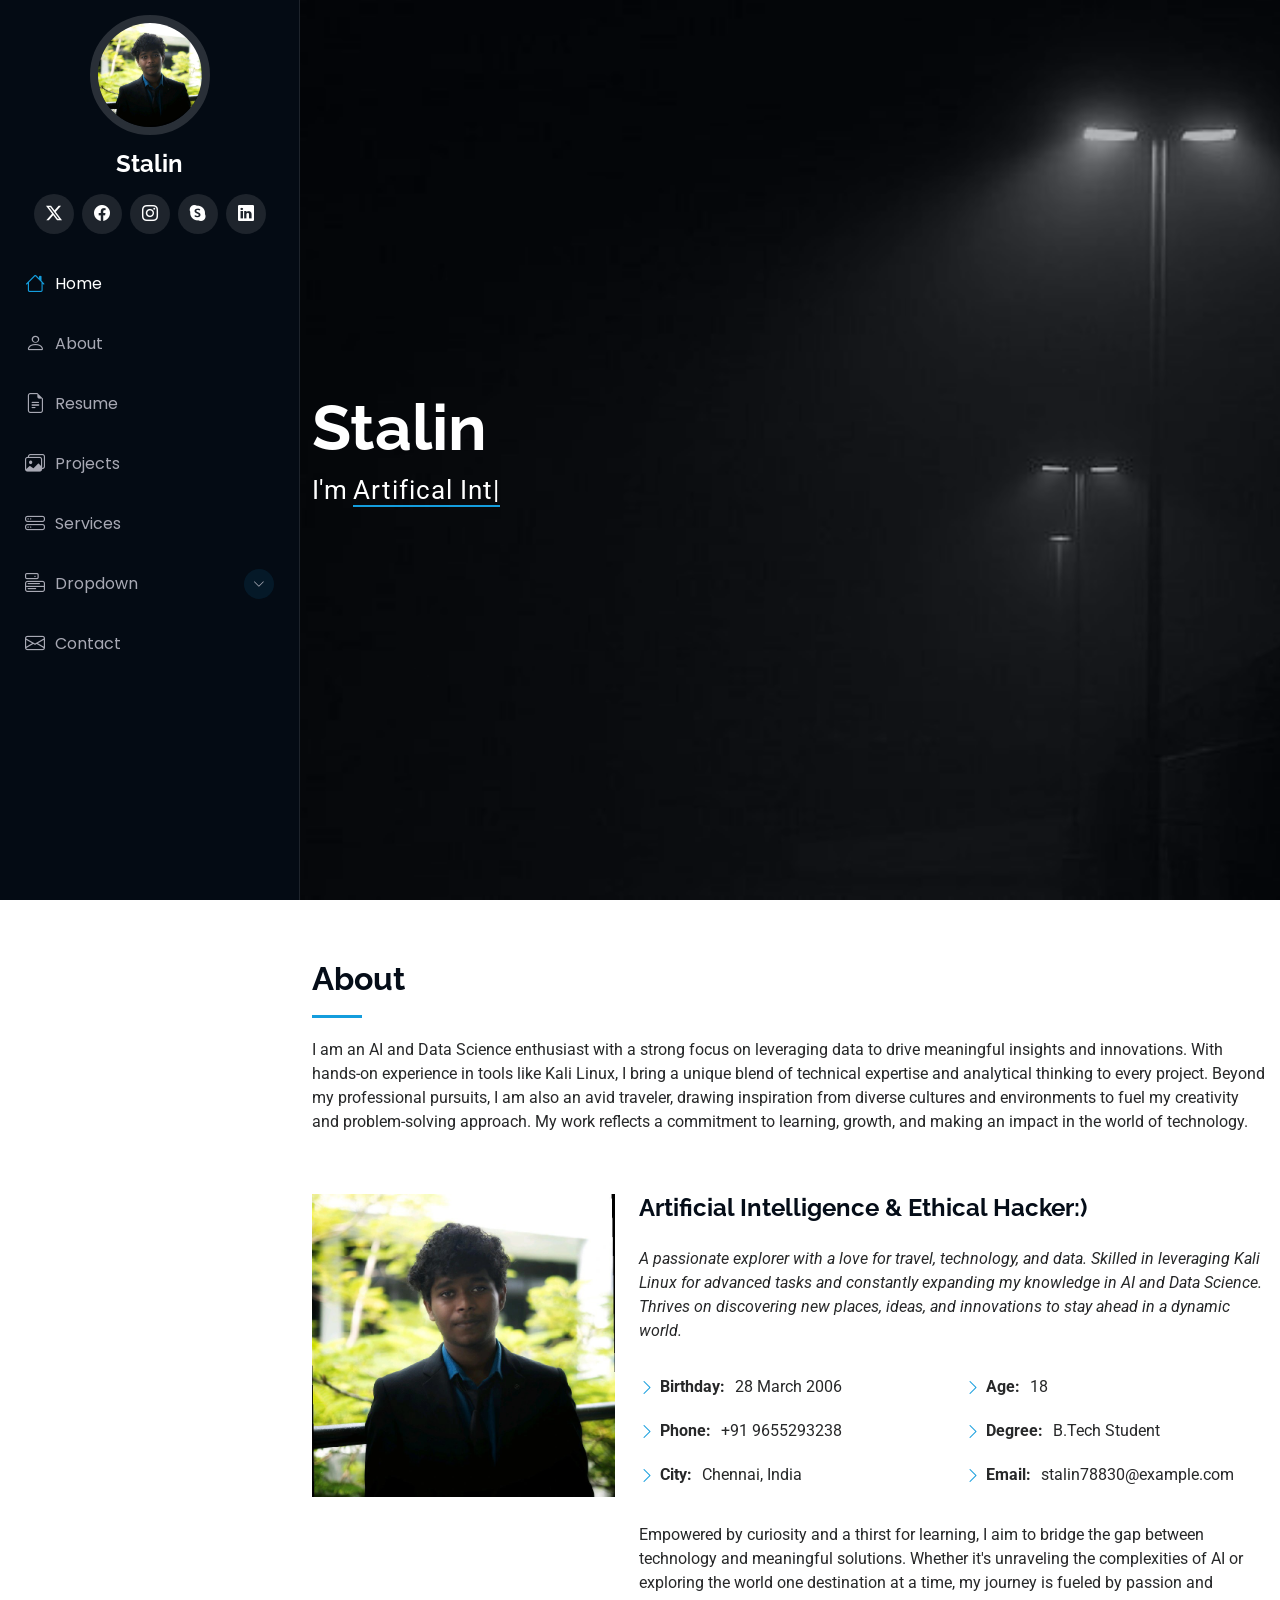
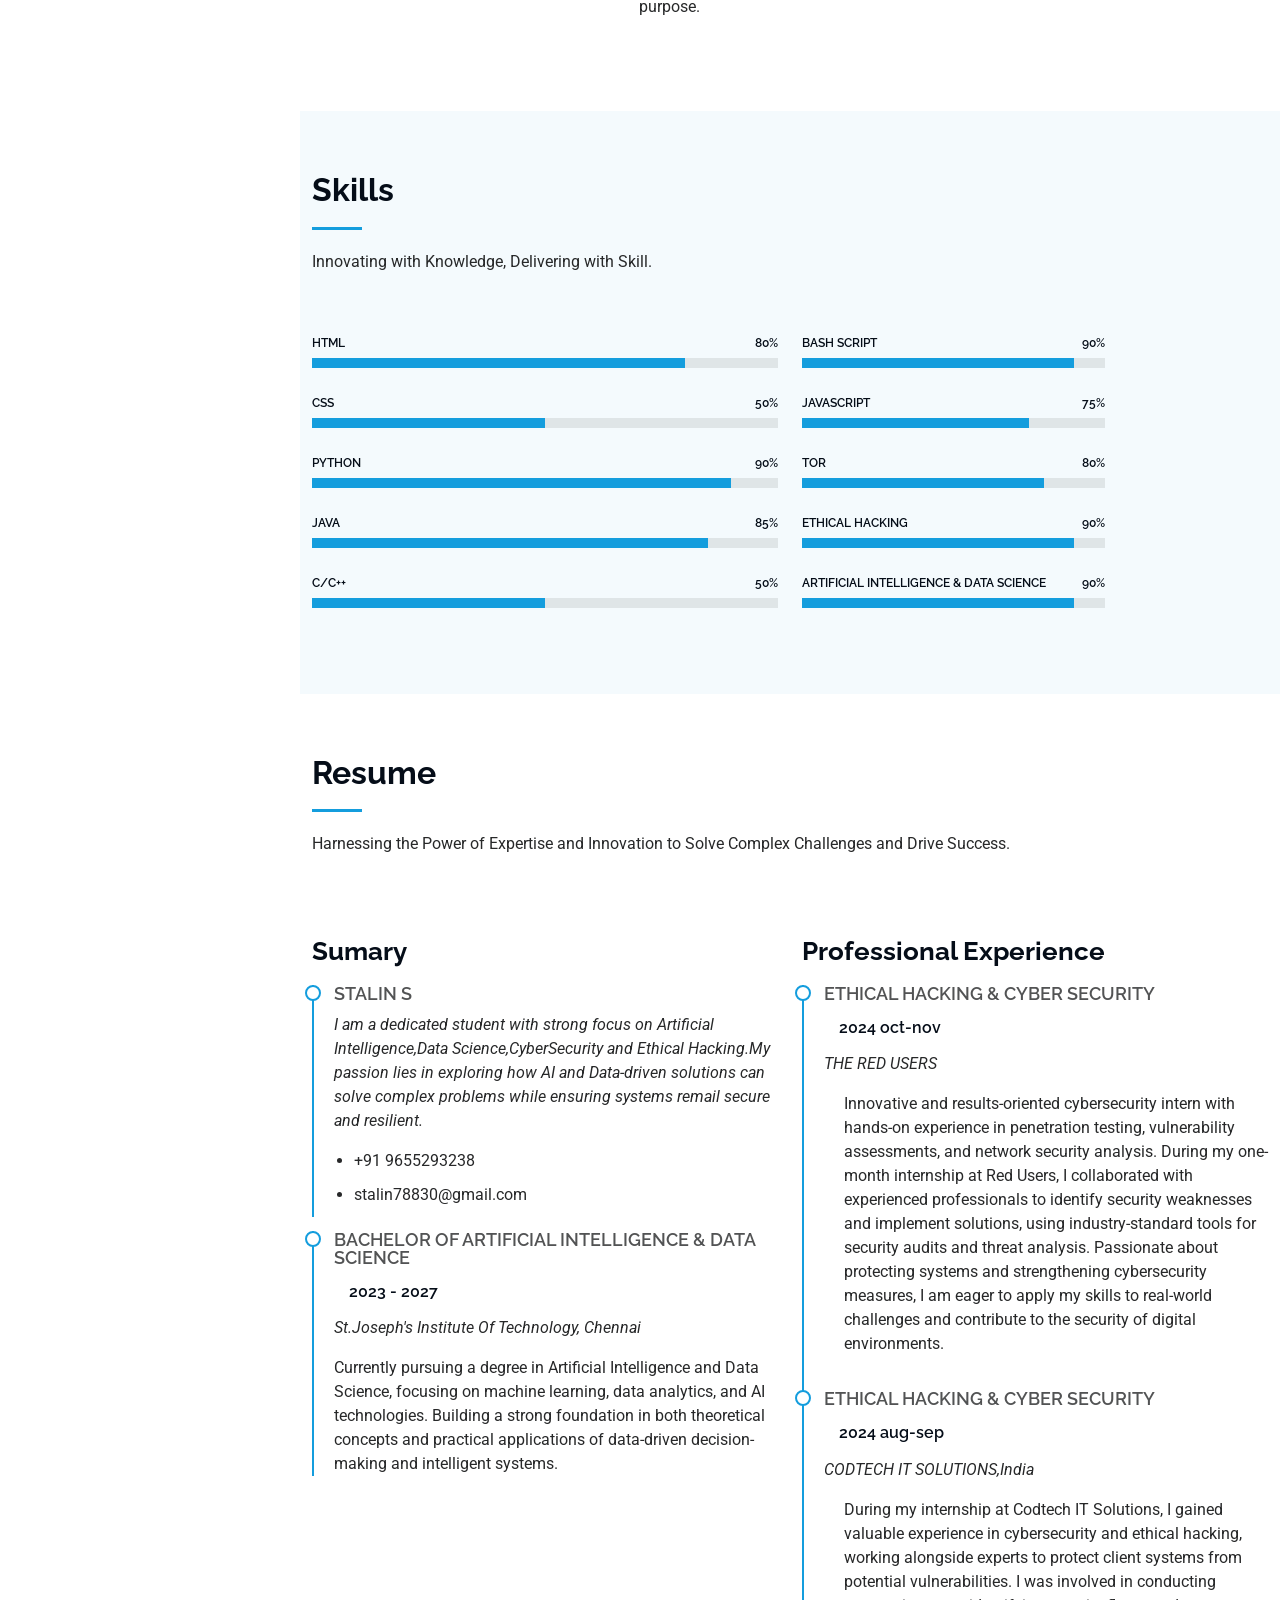
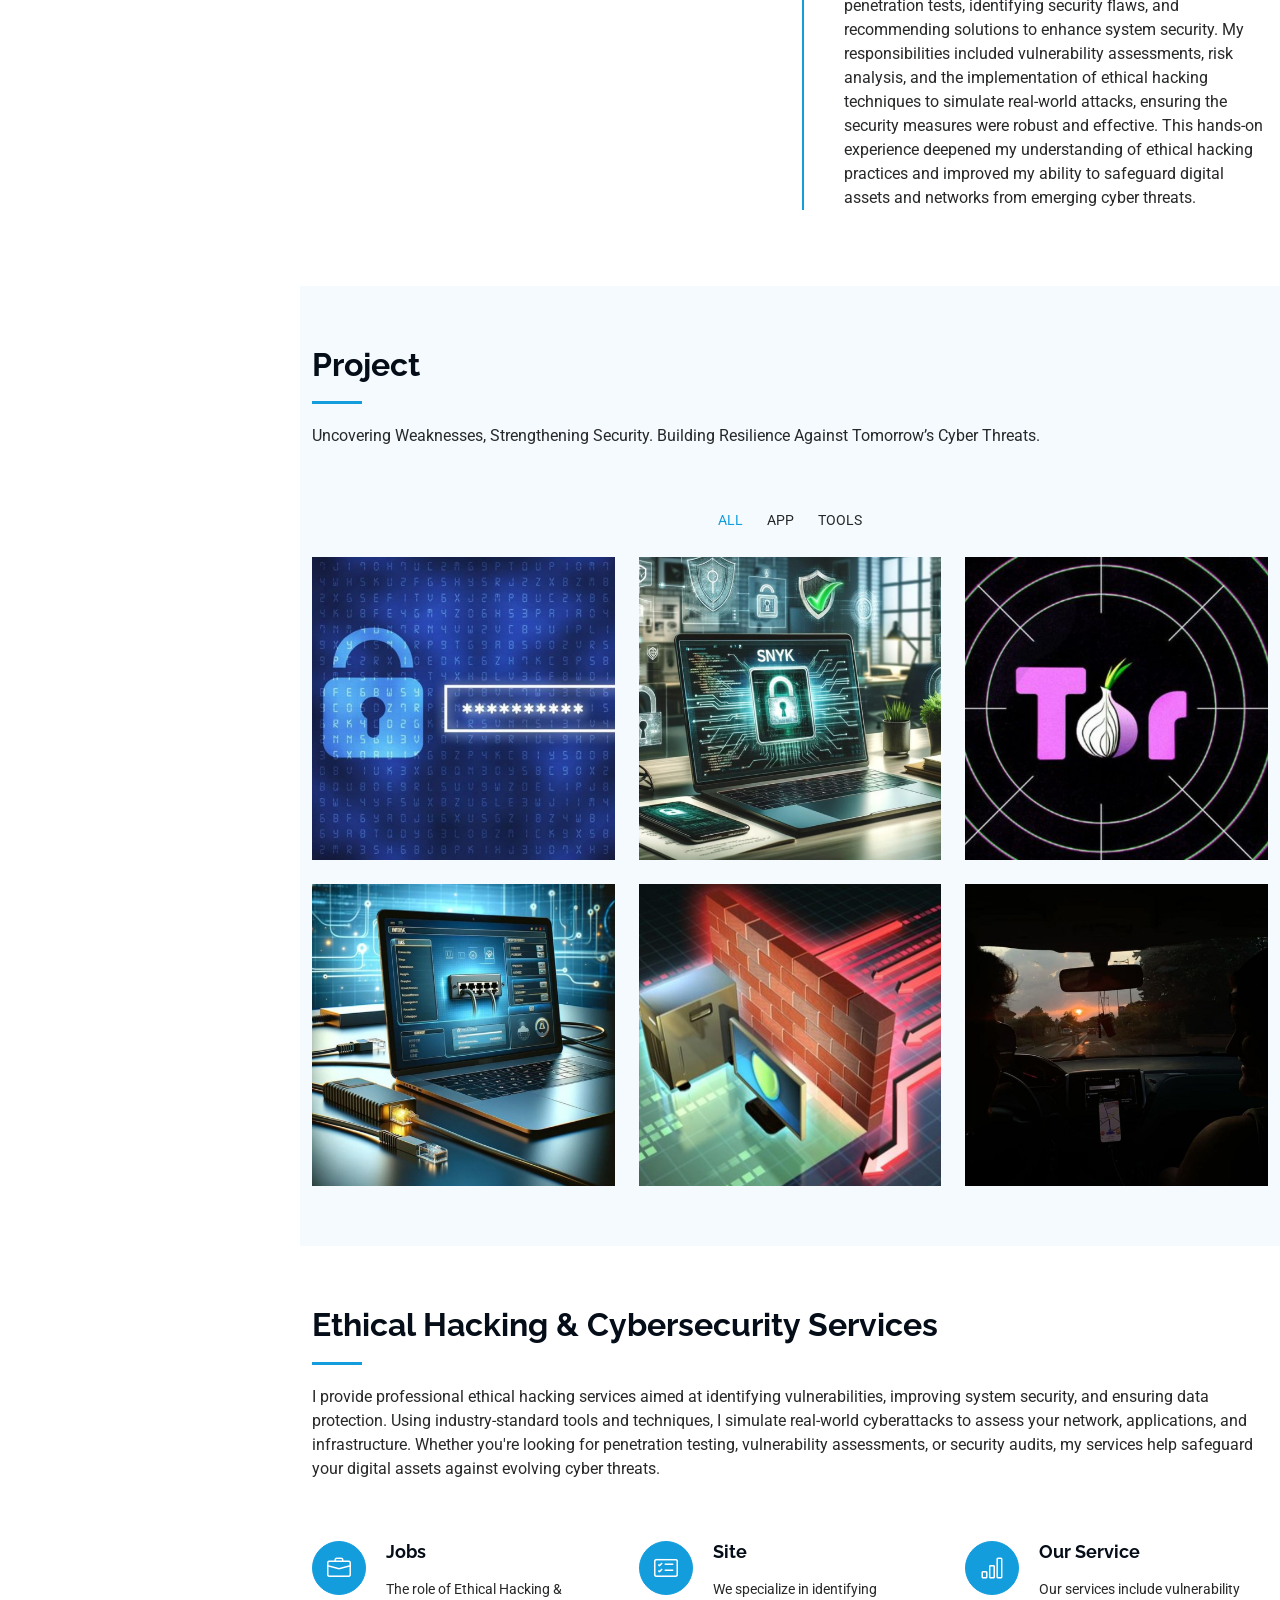
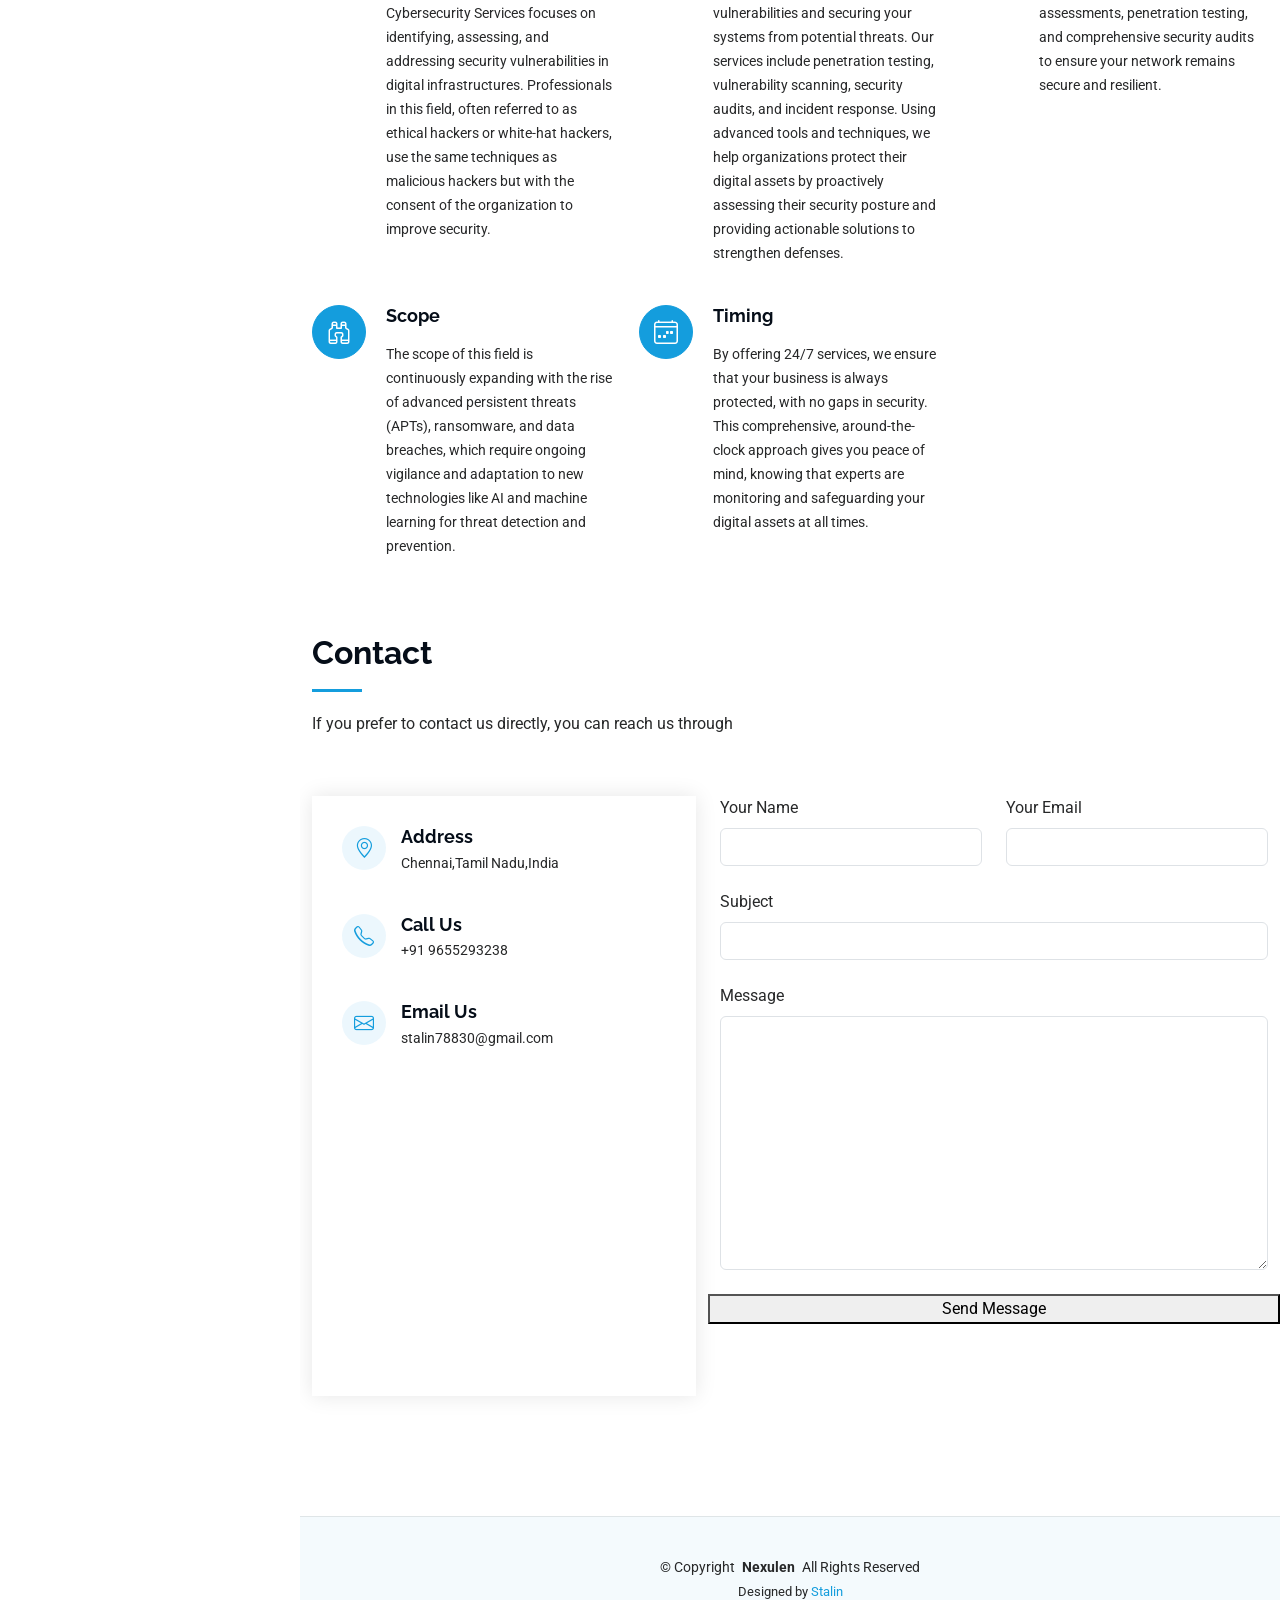
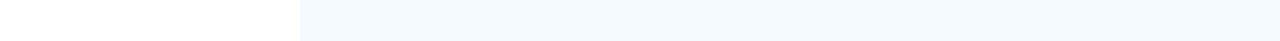
<file: index.html>
<!DOCTYPE html>
<html lang="en">

<head>
  <meta charset="utf-8">
  <meta content="width=device-width, initial-scale=1.0" name="viewport">
  <title>Stalin</title>
  <meta content="" name="description">
  <meta content="" name="keywords">

  <!-- Favicons -->
  <link href="assets/img/favicon.png" rel="icon">
  <link href="assets/img/apple-touch-icon.png" rel="apple-touch-icon">

  <!-- Fonts -->
  <link href="https://fonts.googleapis.com" rel="preconnect">
  <link href="https://fonts.gstatic.com" rel="preconnect" crossorigin>
  <link href="https://fonts.googleapis.com/css2?family=Roboto:ital,wght@0,100;0,300;0,400;0,500;0,700;0,900;1,100;1,300;1,400;1,500;1,700;1,900&family=Poppins:ital,wght@0,100;0,200;0,300;0,400;0,500;0,600;0,700;0,800;0,900;1,100;1,200;1,300;1,400;1,500;1,600;1,700;1,800;1,900&family=Raleway:ital,wght@0,100;0,200;0,300;0,400;0,500;0,600;0,700;0,800;0,900;1,100;1,200;1,300;1,400;1,500;1,600;1,700;1,800;1,900&display=swap" rel="stylesheet">

  <!-- Vendor CSS Files -->
  <link href="assets/vendor/bootstrap/css/bootstrap.min.css" rel="stylesheet">
  <link href="assets/vendor/bootstrap-icons/bootstrap-icons.css" rel="stylesheet">
  <link href="assets/vendor/aos/aos.css" rel="stylesheet">
  <link href="assets/vendor/glightbox/css/glightbox.min.css" rel="stylesheet">
  <link href="assets/vendor/swiper/swiper-bundle.min.css" rel="stylesheet">

  <!-- Main CSS File -->
  <link href="assets/css/main.css" rel="stylesheet">

  
</head>

<body class="index-page">

  <header id="header" class="header dark-background d-flex flex-column">
    <i class="header-toggle d-xl-none bi bi-list"></i>

    <div class="profile-img">
      <img src="assets/img/my-profile-img.jpeg" alt="" class="img-fluid rounded-circle">
    </div>

    <a href="index.html" class="logo d-flex align-items-center justify-content-center">
      <!-- Uncomment the line below if you also wish to use an image logo -->
      <!-- <img src="assets/img/logo.png" alt=""> -->
      <h1 class="sitename">Stalin</h1>
    </a>

    <div class="social-links text-center">
      <a href="https://x.com/S_t_a_l_i__?t=WUs-_kPygUlFU4raisBhYA&s=09" class="twitter"><i class="bi bi-twitter-x"></i></a>
      <a href="www.facebook.com" class="facebook"><i class="bi bi-facebook"></i></a>
      <a href="https://www.instagram.com/_stali.n_/profilecard/?igsh=MXBwNjhrb3FrMDhr" class="instagram"><i class="bi bi-instagram"></i></a>
      <a href="www.google.com" class="google-plus"><i class="bi bi-skype"></i></a>   
      <a href="https://www.linkedin.com/in/stalin-s-a310882a0/" class="linkedin"><i class="bi bi-linkedin"></i></a>
      
    </div>

    <nav id="navmenu" class="navmenu">
      <ul>
        <li><a href="#hero" class="active"><i class="bi bi-house navicon"></i>Home</a></li>
        <li><a href="#about"><i class="bi bi-person navicon"></i> About</a></li>
        <li><a href="#resume"><i class="bi bi-file-earmark-text navicon"></i> Resume</a></li>
        <li><a href="#projects"><i class="bi bi-images navicon"></i> Projects</a></li>
        <li><a href="#services"><i class="bi bi-hdd-stack navicon"></i> Services</a></li>
        <li class="dropdown"><a href="#"><i class="bi bi-menu-button navicon"></i> <span>Dropdown</span> <i class="bi bi-chevron-down toggle-dropdown"></i></a>
          <ul>
            <li><a href="#">Dropdown 1</a></li>
            <li class="dropdown"><a href="#"><span>Deep Dropdown</span> <i class="bi bi-chevron-down toggle-dropdown"></i></a>
              <ul>
                <li><a href="#">Deep Dropdown 1</a></li>
                <li><a href="#">Deep Dropdown 2</a></li>
                <li><a href="#">Deep Dropdown 3</a></li>
                <li><a href="#">Deep Dropdown 4</a></li>
                <li><a href="#">Deep Dropdown 5</a></li>
              </ul>
            </li>
            <li><a href="#">Dropdown 2</a></li>
            <li><a href="#">Dropdown 3</a></li>
            <li><a href="#">Dropdown 4</a></li>
          </ul>
        </li>
        <li><a href="#contact"><i class="bi bi-envelope navicon"></i> Contact</a></li>
      </ul>
    </nav>

  </header>

  <main class="main">

    <!-- Hero Section -->
    <section id="hero" class="hero section dark-background">

      <img src="assets/img/hero-bg.jpg" alt="" data-aos="fade-in" class="">

      <div class="container" data-aos="fade-up" data-aos-delay="100">
        <h2>Stalin</h2>
        <p>I'm <span class="typed" data-typed-items="Artifical Intelligence Enthusiast,Cybersecurity Enthusiast,Ethical Hacker:)">Designer</span><span class="typed-cursor typed-cursor--blink" aria-hidden="true"></span><span class="typed-cursor typed-cursor--blink" aria-hidden="true"></span></p>
      </div>

    </section><!-- /Hero Section -->

    <!-- About Section -->
    <section id="about" class="about section">

      <!-- Section Title -->
      <div class="container section-title" data-aos="fade-up">
        <h2>About</h2>
        <p>I am an AI and Data Science enthusiast with a strong focus on leveraging data to drive meaningful insights and innovations. With hands-on experience in tools like Kali Linux, I bring a unique blend of technical expertise and analytical thinking to every project. Beyond my professional pursuits, I am also an avid traveler, drawing inspiration from diverse cultures and environments to fuel my creativity and problem-solving approach. My work reflects a commitment to learning, growth, and making an impact in the world of technology.</p>
      </div><!-- End Section Title -->

      <div class="container" data-aos="fade-up" data-aos-delay="100">

        <div class="row gy-4 justify-content-center">
          <div class="col-lg-4">
            <img src="assets/img/my-profile-img.jpeg" class="img-fluid" alt="">
          </div>
          <div class="col-lg-8 content">
            <h2>Artificial Intelligence &amp; Ethical Hacker:)</h2>
            
            <p class="fst-italic py-3">
              A passionate explorer with a love for travel, technology, and data. Skilled in leveraging Kali Linux for advanced tasks and constantly expanding my knowledge in AI and Data Science. Thrives on discovering new places, ideas, and innovations to stay ahead in a dynamic world.
            </p>
            <div class="row">
              <div class="col-lg-6">
                <ul>
                  <li><i class="bi bi-chevron-right"></i> <strong>Birthday:</strong> <span>28 March 2006</span></li>
                 
                  <li><i class="bi bi-chevron-right"></i> <strong>Phone:</strong> <span>+91 9655293238</span></li>
                  <li><i class="bi bi-chevron-right"></i> <strong>City:</strong> <span>Chennai, India</span></li>
                </ul>
              </div>
              <div class="col-lg-6">
                <ul>
                  <li><i class="bi bi-chevron-right"></i> <strong>Age:</strong> <span>18</span></li>
                  <li><i class="bi bi-chevron-right"></i> <strong>Degree:</strong> <span>B.Tech Student</span></li>
                  <li><i class="bi bi-chevron-right"></i> <strong>Email:</strong> <span>stalin78830@example.com</span></li>
                  
                </ul>
              </div>
            </div>
            <p class="py-3">
              Empowered by curiosity and a thirst for learning, I aim to bridge the gap between technology and meaningful solutions. Whether it's unraveling the complexities of AI or exploring the world one destination at a time, my journey is fueled by passion and purpose.
            </p>
          </div>
        </div>

      </div>

   

        </div>

      </div>

    </section><!-- /Stats Section -->

    <!-- Skills Section -->
    <section id="skills" class="skills section light-background">

      <!-- Section Title -->
      <div class="container section-title" data-aos="fade-up">
        <h2>Skills</h2>
        <p>Innovating with Knowledge, Delivering with Skill.</p>
      </div><!-- End Section Title -->

      <div class="container" data-aos="fade-up" data-aos-delay="100">

        <div class="row skills-content skills-animation">

          <div class="col-lg-6">

            <div class="progress">
              <span class="skill"><span>HTML</span> <i class="val">80%</i></span>
              <div class="progress-bar-wrap">
                <div class="progress-bar" role="progressbar" aria-valuenow="80" aria-valuemin="0" aria-valuemax="80"></div>
              </div>
            </div><!-- End Skills Item -->
            <div class="progress">
              <span class="skill"><span>CSS</span> <i class="val">50%</i></span>
              <div class="progress-bar-wrap">
                <div class="progress-bar" role="progressbar" aria-valuenow="50" aria-valuemin="0" aria-valuemax="50"></div>
              </div>
            </div><!-- End Skills Item -->
            <div class="progress">
              <span class="skill"><span>PYTHON</span> <i class="val">90%</i></span>
              <div class="progress-bar-wrap">
                <div class="progress-bar" role="progressbar" aria-valuenow="90" aria-valuemin="0" aria-valuemax="90"></div>
              </div>
            </div><!-- End Skills Item -->
            <div class="progress">
              <span class="skill"><span>JAVA</span> <i class="val">85%</i></span>
              <div class="progress-bar-wrap">
                <div class="progress-bar" role="progressbar" aria-valuenow="85" aria-valuemin="0" aria-valuemax="85"></div>
              </div>
            </div><!-- End Skills Item -->
            <div class="progress">
              <span class="skill"><span>C/C++</span> <i class="val">50%</i></span>
              <div class="progress-bar-wrap">
                <div class="progress-bar" role="progressbar" aria-valuenow="50" aria-valuemin="0" aria-valuemax="50"></div>
              </div>
            </div><!-- End Skills Item -->
          </div>

          <div class="col-lg-4">

            <div class="progress">
              <span class="skill"><span>BASH SCRIPT</span> <i class="val">90%</i></span>
              <div class="progress-bar-wrap">
                <div class="progress-bar" role="progressbar" aria-valuenow="90" aria-valuemin="0" aria-valuemax="90"></div>
              </div>
            </div><!-- End Skills Item -->

            <div class="progress">
              <span class="skill"><span>JavaScript</span> <i class="val">75%</i></span>
              <div class="progress-bar-wrap">
                <div class="progress-bar" role="progressbar" aria-valuenow="75" aria-valuemin="0" aria-valuemax="100"></div>
              </div>
            </div><!-- End Skills Item -->

          

            <div class="progress">
              <span class="skill"><span>TOR</span> <i class="val">80%</i></span>
              <div class="progress-bar-wrap">
                <div class="progress-bar" role="progressbar" aria-valuenow="80" aria-valuemin="0" aria-valuemax="100"></div>
              </div>
            </div><!-- End Skills Item -->

            <div class="progress">
              <span class="skill"><span>ETHICAL HACKING</span> <i class="val">90%</i></span>
              <div class="progress-bar-wrap">
                <div class="progress-bar" role="progressbar" aria-valuenow="90" aria-valuemin="0" aria-valuemax="100"></div>
              </div>
            </div><!-- End Skills Item -->

            <div class="progress">
              <span class="skill"><span>Artificial Intelligence & Data Science</span> <i class="val">90%</i></span>
              <div class="progress-bar-wrap">
                <div class="progress-bar" role="progressbar" aria-valuenow="90" aria-valuemin="0" aria-valuemax="90"></div>
              </div>
            </div><!-- End Skills Item -->

          </div>

        </div>

      </div>

    </section><!-- /Skills Section -->

    <!-- Resume Section -->
    <section id="resume" class="resume section">

      <!-- Section Title -->
      <div class="container section-title" data-aos="fade-up">
        <h2>Resume</h2>
        <p>Harnessing the Power of Expertise and Innovation to Solve Complex Challenges and Drive Success.</p>
      </div><!-- End Section Title -->

      <div class="container">

        <div class="row">

          <div class="col-lg-6" data-aos="fade-up" data-aos-delay="100">
            <h3 class="resume-title">Sumary</h3>

            <div class="resume-item pb-0">
              <h4>Stalin S</h4>
              <p><em>I am a dedicated student with strong focus on Artificial Intelligence,Data Science,CyberSecurity and Ethical Hacking.My passion lies in exploring how AI and Data-driven solutions can solve complex problems while ensuring systems remail secure and resilient.</em></p>
              <ul>
                <li>+91 9655293238</li>
                <li>stalin78830@gmail.com</li>
               
              </ul>
            </div><!-- Edn Resume Item -->


            <div class="resume-item">
              <h4>Bachelor of Artificial Intelligence &amp; Data Science</Datal></h4>
              <h5>2023 - 2027</h5>
              <p><em>St.Joseph's Institute Of Technology, Chennai</em></p>
              <p>Currently pursuing a degree in Artificial Intelligence and Data Science, focusing on machine learning, data analytics, and AI technologies. Building a strong foundation in both theoretical concepts and practical applications of data-driven decision-making and intelligent systems.</p>
            </div><!-- Edn Resume Item -->

          </div>

          <div class="col-lg-6" data-aos="fade-up" data-aos-delay="200">
            <h3 class="resume-title">Professional Experience</h3>
            <div class="resume-item">
              <h4>ETHICAL HACKING & CYBER SECURITY</h4>
              <h5>2024 oct-nov</h5>
              <p><em>THE RED USERS</em></p>
              <ul>
                <p>Innovative and results-oriented cybersecurity intern with hands-on experience in penetration testing, vulnerability assessments, and network security analysis. During my one-month internship at Red Users, I collaborated with experienced professionals to identify security weaknesses and implement solutions, using industry-standard tools for security audits and threat analysis. Passionate about protecting systems and strengthening cybersecurity measures, I am eager to apply my skills to real-world challenges and contribute to the security of digital environments.</p>
                
            </div><!-- Edn Resume Item -->

            <div class="resume-item">
              <h4>ETHICAL HACKING & CYBER SECURITY</h4>
              <h5>2024 aug-sep</h5>
              <p><em>CODTECH IT SOLUTIONS,India</em></p>
              <ul>
                <p>During my internship at Codtech IT Solutions, I gained valuable experience in cybersecurity and ethical hacking, working alongside experts to protect client systems from potential vulnerabilities. I was involved in conducting penetration tests, identifying security flaws, and recommending solutions to enhance system security. My responsibilities included vulnerability assessments, risk analysis, and the implementation of ethical hacking techniques to simulate real-world attacks, ensuring the security measures were robust and effective. This hands-on experience deepened my understanding of ethical hacking practices and improved my ability to safeguard digital assets and networks from emerging cyber threats.</p>
               
            </div><!-- Edn Resume Item -->

          </div>

        </div>

      </div>

    </section><!-- /Resume Section -->

    <!-- Portfolio Section -->
    <section id="projects" class="portfolio section light-background">

      <!-- Section Title -->
      <div class="container section-title" data-aos="fade-up">
        <h2>Project</h2>
        <p>Uncovering Weaknesses, Strengthening Security.
          Building Resilience Against Tomorrow’s Cyber Threats.</p>
      </div><!-- End Section Title -->

      <div class="container">

        <div class="isotope-layout" data-default-filter="*" data-layout="masonry" data-sort="original-order">

          <ul class="portfolio-filters isotope-filters" data-aos="fade-up" data-aos-delay="100">
            <li data-filter="*" class="filter-active">All</li>
            <li data-filter=".filter-app">App</li>
          <!--  <li data-filter=".filter-product">Product</li>  -->
            <!-- <li data-filter=".filter-branding">Branding</li> -->
            <li data-filter=".filter-tools">Tools</li>
          </ul><!-- End Portfolio Filters -->

          <div class="row gy-4 isotope-container" data-aos="fade-up" data-aos-delay="200">

            <div class="col-lg-4 col-md-6 portfolio-item isotope-item filter-app">
              <div class="portfolio-content h-100">
                <img src="assets/img/portfolio/333.jpg" class="img-fluid" alt="">
                <div class="portfolio-info">
                  <h4>App 1</h4>
                  <p>Password strength checker</p>
                  <a href="assets/img/portfolio/333.jpg" title="App 1" data-gallery="portfolio-gallery-app" class="glightbox preview-link"><i class="bi bi-zoom-in"></i></a>
                  <a href="portfolio-details.html" title="More Details" class="details-link"><i class="bi bi-link-45deg"></i></a>
                </div>
              </div>
            </div><!-- End Portfolio Item -->

            <div class="col-lg-4 col-md-6 portfolio-item isotope-item filter-tools">
              <div class="portfolio-content h-100">
                <img src="assets/img/portfolio/tool1.jpg" class="img-fluid" alt="">
                <div class="portfolio-info">
                  <h4>tools 1</h4>
                  <p>VULNERABILITY SCANNING TOOL</p>
                  <a href="assets/img/portfolio/tool1.jpg" title="Product 1" data-gallery="portfolio-gallery-product" class="glightbox preview-link"><i class="bi bi-zoom-in"></i></a>
                  <a href="portfolio-details.html" title="More Details" class="details-link"><i class="bi bi-link-45deg"></i></a>
                </div>
              </div>
            </div> 

           <div class="col-lg-4 col-md-6 portfolio-item isotope-item filter-tools">
              <div class="portfolio-content h-100">
                <img src="assets/img/portfolio/tool2.jpg" class="img-fluid" alt="">
                <div class="portfolio-info">
                  <h4>Tools 1</h4>
                  <p>Nex Tor IP Changer v1.0</p>
                  <a href="assets/img/portfolio/tool2.jpg" title="Branding 1" data-gallery="portfolio-gallery-branding" class="glightbox preview-link"><i class="bi bi-zoom-in"></i></a>
                  <a href="portfolio-details.html" title="More Details" class="details-link"><i class="bi bi-link-45deg"></i></a>
                </div>
              </div>
            </div> 

            <div class="col-lg-4 col-md-6 portfolio-item isotope-item filter-tools">
              <div class="portfolio-content h-100">
                <img src="assets/img/portfolio/tool3.jpg" class="img-fluid" alt="">
                <div class="portfolio-info">
                  <h4>Tools 1</h4>
                  <p>MAC Address Changer</p>
                  <a href="assets/img/portfolio/tool3.jpg" title="Branding 1" data-gallery="portfolio-gallery-book" class="glightbox preview-link"><i class="bi bi-zoom-in"></i></a>
                  <a href="portfolio-details.html" title="More Details" class="details-link"><i class="bi bi-link-45deg"></i></a>
                </div>
              </div>
            </div> 

            <div class="col-lg-4 col-md-6 portfolio-item isotope-item filter-app">
              <div class="portfolio-content h-100">
                <img src="assets/img/portfolio/222.png" class="img-fluid" alt="">
                <div class="portfolio-info">
                  <h4>App 2</h4>
                  <p>Simple Python Firewall Using Scapy</p>
                  <a href="assets/img/portfolio/222.png" title="App 2" data-gallery="portfolio-gallery-app" class="glightbox preview-link"><i class="bi bi-zoom-in"></i></a>
                  <a href="portfolio-details.html" title="More Details" class="details-link"><i class="bi bi-link-45deg"></i></a>
                </div>
              </div>
            </div><!-- End Portfolio Item -->

        <!--    <div class="col-lg-4 col-md-6 portfolio-item isotope-item filter-product">
              <div class="portfolio-content h-100">
                <img src="assets/img/portfolio/product-2.jpg" class="img-fluid" alt="">
                <div class="portfolio-info">
                  <h4>Product 2</h4>
                  <p>Lorem ipsum, dolor sit amet consectetur</p>
                  <a href="assets/img/portfolio/product-2.jpg" title="Product 2" data-gallery="portfolio-gallery-product" class="glightbox preview-link"><i class="bi bi-zoom-in"></i></a>
                  <a href="portfolio-details.html" title="More Details" class="details-link"><i class="bi bi-link-45deg"></i></a>
                </div>
              </div>
            </div> End Portfolio Item -->

        <!---    <div class="col-lg-4 col-md-6 portfolio-item isotope-item filter-branding">
              <div class="portfolio-content h-100">
                <img src="assets/img/portfolio/branding-2.jpg" class="img-fluid" alt="">
                <div class="portfolio-info">
                  <h4>Branding 2</h4>
                  <p>Lorem ipsum, dolor sit amet consectetur</p>
                  <a href="assets/img/portfolio/branding-2.jpg" title="Branding 2" data-gallery="portfolio-gallery-branding" class="glightbox preview-link"><i class="bi bi-zoom-in"></i></a>
                  <a href="portfolio-details.html" title="More Details" class="details-link"><i class="bi bi-link-45deg"></i></a>
                </div>
              </div>
            </div> End Portfolio Item -->

      <!---      <div class="col-lg-4 col-md-6 portfolio-item isotope-item filter-books">
              <div class="portfolio-content h-100">
                <img src="assets/img/portfolio/books-2.jpg" class="img-fluid" alt="">
                <div class="portfolio-info">
                  <h4>Books 2</h4>
                  <p>Lorem ipsum, dolor sit amet consectetur</p>
                  <a href="assets/img/portfolio/books-2.jpg" title="Branding 2" data-gallery="portfolio-gallery-book" class="glightbox preview-link"><i class="bi bi-zoom-in"></i></a>
                  <a href="portfolio-details.html" title="More Details" class="details-link"><i class="bi bi-link-45deg"></i></a>
                </div>
              </div>
            </div> End Portfolio Item -->

            <div class="col-lg-4 col-md-6 portfolio-item isotope-item filter-app">
              <div class="portfolio-content h-100">
                <img src="assets/img/portfolio/111.jpg" class="img-fluid" alt="">
                <div class="portfolio-info">
                  <h4>App 3</h4>
                  <p>Driver's Sleep Alarm System</p>
                  <a href="assets/img/portfolio/111.jpg" title="App 3" data-gallery="portfolio-gallery-app" class="glightbox preview-link"><i class="bi bi-zoom-in"></i></a>
                  <a href="portfolio-details.html" title="More Details" class="details-link"><i class="bi bi-link-45deg"></i></a>
                </div>
              </div>
            </div><!-- End Portfolio Item -->

     <!---       <div class="col-lg-4 col-md-6 portfolio-item isotope-item filter-">
              <div class="portfolio-content h-100">
                <img src="assets/img/portfolio/product-3.jpg" class="img-fluid" alt="">
                <div class="portfolio-info">
                  <h4>Product 3</h4>
                  <p>Lorem ipsum, dolor sit amet consectetur</p>
                  <a href="assets/img/portfolio/product-3.jpg" title="Product 3" data-gallery="portfolio-gallery-product" class="glightbox preview-link"><i class="bi bi-zoom-in"></i></a>
                  <a href="portfolio-details.html" title="More Details" class="details-link"><i class="bi bi-link-45deg"></i></a>
                </div>
              </div>
            </div> End Portfolio Item -->

      <!----      <div class="col-lg-4 col-md-6 portfolio-item isotope-item filter-branding">
              <div class="portfolio-content h-100">
                <img src="assets/img/portfolio/branding-3.jpg" class="img-fluid" alt="">
                <div class="portfolio-info">
                  <h4>Branding 3</h4>
                  <p>Lorem ipsum, dolor sit amet consectetur</p>
                  <a href="assets/img/portfolio/branding-3.jpg" title="Branding 2" data-gallery="portfolio-gallery-branding" class="glightbox preview-link"><i class="bi bi-zoom-in"></i></a>
                  <a href="portfolio-details.html" title="More Details" class="details-link"><i class="bi bi-link-45deg"></i></a>
                </div>
              </div>
            </div> End Portfolio Item -->

      <!--      <div class="col-lg-4 col-md-6 portfolio-item isotope-item filter-books">
              <div class="portfolio-content h-100">
                <img src="assets/img/portfolio/books-3.jpg" class="img-fluid" alt="">
                <div class="portfolio-info">
                  <h4>Books 3</h4>
                  <p>Lorem ipsum, dolor sit amet consectetur</p>
                  <a href="assets/img/portfolio/books-3.jpg" title="Branding 3" data-gallery="portfolio-gallery-book" class="glightbox preview-link"><i class="bi bi-zoom-in"></i></a>
                  <a href="portfolio-details.html" title="More Details" class="details-link"><i class="bi bi-link-45deg"></i></a>
                </div>
              </div>
            </div> End Portfolio Item -->

          </div><!-- End Portfolio Container -->

        </div>

      </div>

    </section><!-- /Portfolio Section -->

    <!-- Services Section -->
    <section id="services" class="services section">

      <!-- Section Title -->
      <div class="container section-title" data-aos="fade-up">
        <h2>Ethical Hacking & Cybersecurity Services</h2>
        <p>I provide professional ethical hacking services aimed at identifying vulnerabilities, improving system security, and ensuring data protection. Using industry-standard tools and techniques, I simulate real-world cyberattacks to assess your network, applications, and infrastructure. Whether you're looking for penetration testing, vulnerability assessments, or security audits, my services help safeguard your digital assets against evolving cyber threats.</p>
      </div><!-- End Section Title -->

      <div class="container">

        <div class="row gy-4">

          <div class="col-lg-4 col-md-6 service-item d-flex" data-aos="fade-up" data-aos-delay="100">
            <div class="icon flex-shrink-0"><i class="bi bi-briefcase"></i></div>
            <div>
              <h4 class="title"><a href="service-details.html" class="stretched-link">Jobs</a></h4>
              <p class="description">The role of Ethical Hacking & Cybersecurity Services focuses on identifying, assessing, and addressing security vulnerabilities in digital infrastructures. Professionals in this field, often referred to as ethical hackers or white-hat hackers, use the same techniques as malicious hackers but with the consent of the organization to improve security.</p>
            </div>
          </div>
          <!-- End Service Item -->

          <div class="col-lg-4 col-md-6 service-item d-flex" data-aos="fade-up" data-aos-delay="200">
            <div class="icon flex-shrink-0"><i class="bi bi-card-checklist"></i></div>
            <div>
              <h4 class="title"><a href="service-details.html" class="stretched-link">Site</a></h4>
              <p class="description">We specialize in identifying vulnerabilities and securing your systems from potential threats. Our services include penetration testing, vulnerability scanning, security audits, and incident response. Using advanced tools and techniques, we help organizations protect their digital assets by proactively assessing their security posture and providing actionable solutions to strengthen defenses.</p>
            </div>
          </div><!-- End Service Item -->

          <div class="col-lg-4 col-md-6 service-item d-flex" data-aos="fade-up" data-aos-delay="300">
            <div class="icon flex-shrink-0"><i class="bi bi-bar-chart"></i></div>
            <div>
              <h4 class="title"><a href="service-details.html" class="stretched-link">Our Service</a></h4>
              <p class="description">Our services include vulnerability assessments, penetration testing, and comprehensive security audits to ensure your network remains secure and resilient.</p>
            </div>
          </div><!-- End Service Item -->

          <div class="col-lg-4 col-md-6 service-item d-flex" data-aos="fade-up" data-aos-delay="400">
            <div class="icon flex-shrink-0"><i class="bi bi-binoculars"></i></div>
            <div>
              <h4 class="title"><a href="service-details.html" class="stretched-link"> Scope</a></h4>
              <p class="description">The scope of this field is continuously expanding with the rise of advanced persistent threats (APTs), ransomware, and data breaches, which require ongoing vigilance and adaptation to new technologies like AI and machine learning for threat detection and prevention.
              </p>
            </div>
          </div><!-- End Service Item -->

          

          <div class="col-lg-4 col-md-6 service-item d-flex" data-aos="fade-up" data-aos-delay="600">
            <div class="icon flex-shrink-0"><i class="bi bi-calendar4-week"></i></div>
            <div>
              <h4 class="title"><a href="service-details.html" class="stretched-link">Timing</a></h4>
              <p class="description">By offering 24/7 services, we ensure that your business is always protected, with no gaps in security. This comprehensive, around-the-clock approach gives you peace of mind, knowing that experts are monitoring and safeguarding your digital assets at all times.</p>
            </div>
          </div><!-- End Service Item -->

        </div>

      </div>

    

    
    <!-- Contact Section -->
    <section id="contact" class="contact section">

      <!-- Section Title -->
      <div class="container section-title" data-aos="fade-up">
        <h2>Contact</h2>
        <p>If you prefer to contact us directly, you can reach us through</p>
      </div><!-- End Section Title -->

      <div class="container" data-aos="fade-up" data-aos-delay="100">

        <div class="row gy-4">

          <div class="col-lg-5">

            <div class="info-wrap">
              <div class="info-item d-flex" data-aos="fade-up" data-aos-delay="200">
                <i class="bi bi-geo-alt flex-shrink-0"></i>
                <div>
                  <h3>Address</h3>
                  <p>Chennai,Tamil Nadu,India
                  </p>
                </div>
              </div><!-- End Info Item -->

              <div class="info-item d-flex" data-aos="fade-up" data-aos-delay="300">
                <i class="bi bi-telephone flex-shrink-0"></i>
                <div>
                  <h3>Call Us</h3>
                  <p>+91 9655293238</p>
                </div>
              </div><!-- End Info Item -->

              <div class="info-item d-flex" data-aos="fade-up" data-aos-delay="400">
                <i class="bi bi-envelope flex-shrink-0"></i>
                <div>
                  <h3>Email Us</h3>
                  <p>stalin78830@gmail.com</p>
                </div>
              </div><!-- End Info Item -->

              <iframe src="https://maps.app.goo.gl/rwiF2VDin7Tg1eNZ6" frameborder="0" style="border:0; width: 100%; height: 270px;" allowfullscreen="" loading="lazy" referrerpolicy="no-referrer-when-downgrade"></iframe>
            </div>
          </div>

          <div class="col-lg-7">
           <form action="https://api.web3forms.com/submit" method="POST"data-aos="fade-up" data-aos-delay="500">
              <div class="row gy-4">
                <input type="hidden" name="access_key" value="e63367f9-8001-46ea-8ef3-688c17cabbaf">

                <div class="col-md-6">
                  <label for="name-field" class="pb-2">Your Name</label>
                  <input type="text" name="name" id="name-field" class="form-control" required="">
                </div>

                <div class="col-md-6">
                  <label for="email-field" class="pb-2">Your Email</label>
                  <input type="email" class="form-control" name="email" id="email-field" required="">
                </div>

                <div class="col-md-12">
                  <label for="subject-field" class="pb-2">Subject</label>
                  <input type="text" class="form-control" name="subject" id="subject-field" required="">
                </div>

                <div class="col-md-12">
                  <label for="message-field" class="pb-2">Message</label>
                  <textarea class="form-control" name="message" rows="10" id="message-field" required=""></textarea>
                </div>

               

                  <button type="submit">Send Message</button>
                </div>

              </div>
            </form>
          </div><!-- End Contact Form -->

        </div>

      </div>

    </section><!-- /Contact Section -->

  </main>

  <footer id="footer" class="footer position-relative light-background">

    <div class="container">
      <div class="copyright text-center ">
        <p>© <span>Copyright</span> <strong class="px-1 sitename">Nexulen</strong> <span>All Rights Reserved</span></p>
      </div>
      <div class="credits">
        
        Designed by <a href="https://github.com/Stalin-143">Stalin</a>
      </div>
    </div>

  </footer>

  <!-- Scroll Top -->
  <a href="#" id="scroll-top" class="scroll-top d-flex align-items-center justify-content-center"><i class="bi bi-arrow-up-short"></i></a>

  <!-- Preloader -->
  <div id="preloader"></div>

  <!-- Vendor JS Files -->
  <script src="assets/vendor/bootstrap/js/bootstrap.bundle.min.js"></script>
  <script src="assets/vendor/php-email-form/validate.js"></script>
  <script src="assets/vendor/aos/aos.js"></script>
  <script src="assets/vendor/typed.js/typed.umd.js"></script>
  <script src="assets/vendor/purecounter/purecounter_vanilla.js"></script>
  <script src="assets/vendor/waypoints/noframework.waypoints.js"></script>
  <script src="assets/vendor/glightbox/js/glightbox.min.js"></script>
  <script src="assets/vendor/imagesloaded/imagesloaded.pkgd.min.js"></script>
  <script src="assets/vendor/isotope-layout/isotope.pkgd.min.js"></script>
  <script src="assets/vendor/swiper/swiper-bundle.min.js"></script>

  <!-- Main JS File -->
  <script src="assets/js/main.js"></script>

</body>

</html>
</file>
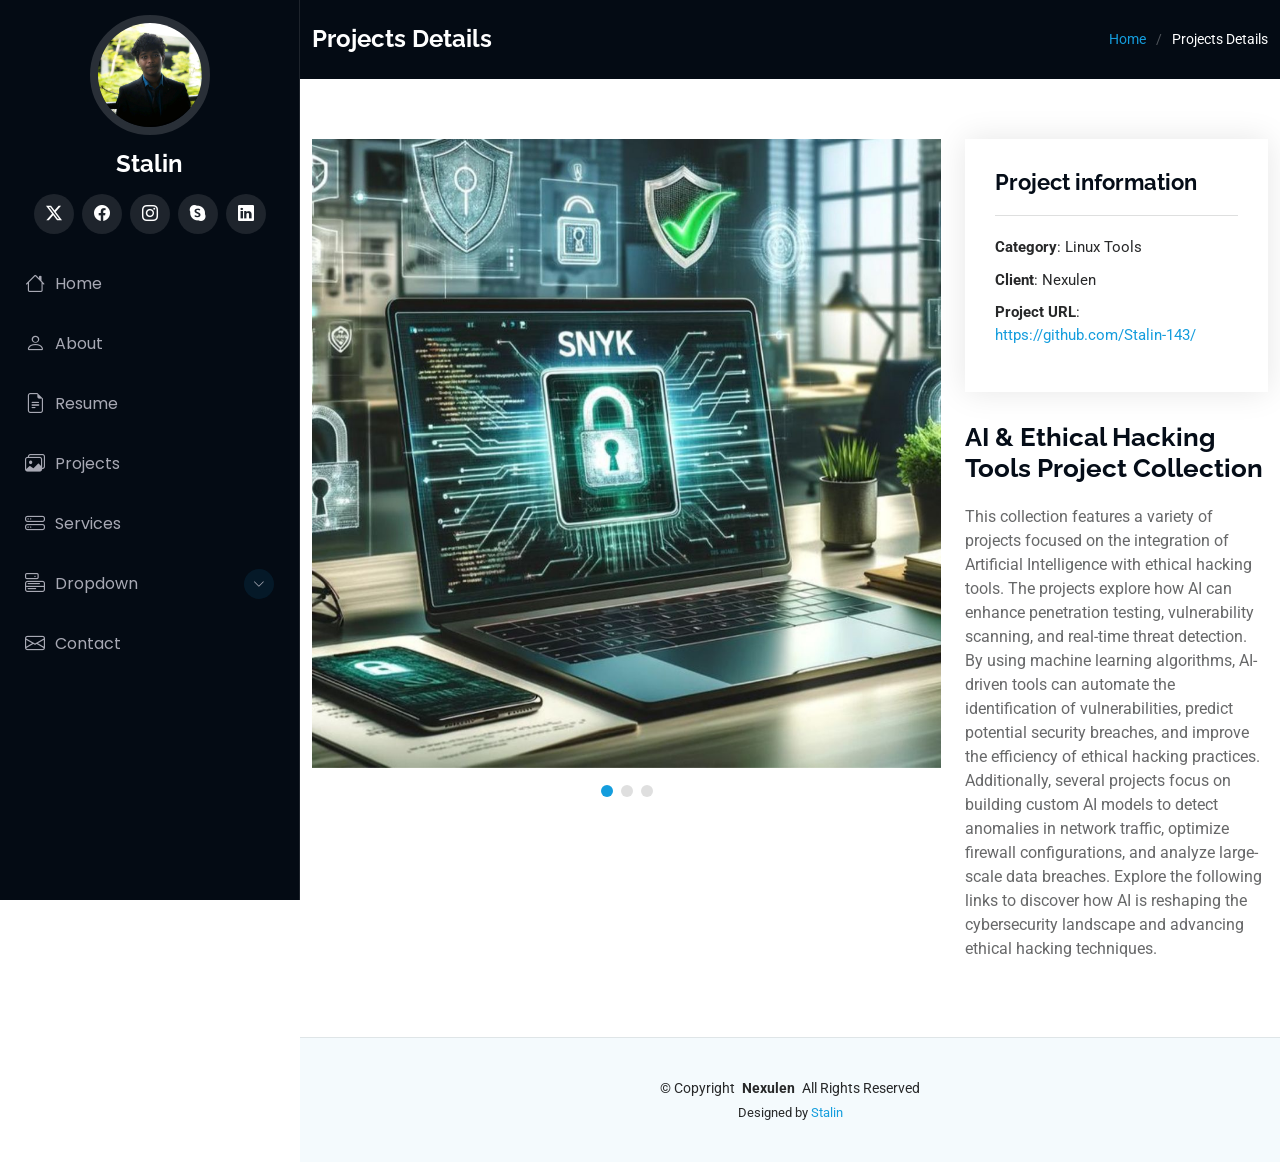
<file: portfolio-details.html>
<!DOCTYPE html>
<html lang="en">

<head>
  <meta charset="utf-8">
  <meta content="width=device-width, initial-scale=1.0" name="viewport">
  <title>Project Details </title>
  <meta content="" name="description">
  <meta content="" name="keywords">

  <!-- Favicons -->
  <link href="assets/img/favicon.png" rel="icon">
  <link href="assets/img/apple-touch-icon.png" rel="apple-touch-icon">

  <!-- Fonts -->
  <link href="https://fonts.googleapis.com" rel="preconnect">
  <link href="https://fonts.gstatic.com" rel="preconnect" crossorigin>
  <link href="https://fonts.googleapis.com/css2?family=Roboto:ital,wght@0,100;0,300;0,400;0,500;0,700;0,900;1,100;1,300;1,400;1,500;1,700;1,900&family=Poppins:ital,wght@0,100;0,200;0,300;0,400;0,500;0,600;0,700;0,800;0,900;1,100;1,200;1,300;1,400;1,500;1,600;1,700;1,800;1,900&family=Raleway:ital,wght@0,100;0,200;0,300;0,400;0,500;0,600;0,700;0,800;0,900;1,100;1,200;1,300;1,400;1,500;1,600;1,700;1,800;1,900&display=swap" rel="stylesheet">

  <!-- Vendor CSS Files -->
  <link href="assets/vendor/bootstrap/css/bootstrap.min.css" rel="stylesheet">
  <link href="assets/vendor/bootstrap-icons/bootstrap-icons.css" rel="stylesheet">
  <link href="assets/vendor/aos/aos.css" rel="stylesheet">
  <link href="assets/vendor/glightbox/css/glightbox.min.css" rel="stylesheet">
  <link href="assets/vendor/swiper/swiper-bundle.min.css" rel="stylesheet">

  <!-- Main CSS File -->
  <link href="assets/css/main.css" rel="stylesheet">

 
</head>

<body class="portfolio-details-page">

  <header id="header" class="header dark-background d-flex flex-column">
    <i class="header-toggle d-xl-none bi bi-list"></i>

    <div class="profile-img">
      <img src="assets/img/my-profile-img.jpeg" alt="" class="img-fluid rounded-circle">
    </div>

    <a href="index.html" class="logo d-flex align-items-center justify-content-center">
      
      <h1 class="sitename">Stalin</h1>
    </a>

    <div class="social-links text-center">
      <a href="https://x.com/S_t_a_l_i__?t=WUs-_kPygUlFU4raisBhYA&s=09" class="twitter"><i class="bi bi-twitter-x"></i></a>
      <a href="www.facebook.com" class="facebook"><i class="bi bi-facebook"></i></a>
      <a href="https://www.instagram.com/_stali.n_/?igsh=MXBwNjhrb3FrMDhr" class="instagram"><i class="bi bi-instagram"></i></a>
      <a href="www.google.com" class="google-plus"><i class="bi bi-skype"></i></a>
      <a href="https://www.linkedin.com/in/stalin-s-a310882a0/" class="linkedin"><i class="bi bi-linkedin"></i></a>
    </div>

    <nav id="navmenu" class="navmenu">
      <ul>
        <li><a href="#hero"><i class="bi bi-house navicon"></i>Home</a></li>
        <li><a href="#about"><i class="bi bi-person navicon"></i> About</a></li>
        <li><a href="#resume"><i class="bi bi-file-earmark-text navicon"></i> Resume</a></li>
        <li><a href="#projects"><i class="bi bi-images navicon"></i> Projects</a></li>
        <li><a href="#services"><i class="bi bi-hdd-stack navicon"></i> Services</a></li>
        <li class="dropdown"><a href="#"><i class="bi bi-menu-button navicon"></i> <span>Dropdown</span> <i class="bi bi-chevron-down toggle-dropdown"></i></a>
          <ul>
            <li><a href="#">Dropdown 1</a></li>
            <li class="dropdown"><a href="#"><span>Deep Dropdown</span> <i class="bi bi-chevron-down toggle-dropdown"></i></a>
              <ul>
                <li><a href="#">Deep Dropdown 1</a></li>
                <li><a href="#">Deep Dropdown 2</a></li>
                <li><a href="#">Deep Dropdown 3</a></li>
                <li><a href="#">Deep Dropdown 4</a></li>
                <li><a href="#">Deep Dropdown 5</a></li>
              </ul>
            </li>
            <li><a href="#">Dropdown 2</a></li>
            <li><a href="#">Dropdown 3</a></li>
            <li><a href="#">Dropdown 4</a></li>
          </ul>
        </li>
        <li><a href="#contact"><i class="bi bi-envelope navicon"></i> Contact</a></li>
      </ul>
    </nav>

  </header>

  <main class="main">

    <!-- Page Title -->
    <div class="page-title dark-background">
      <div class="container d-lg-flex justify-content-between align-items-center">
        <h1 class="mb-2 mb-lg-0">Projects Details</h1>
        <nav class="breadcrumbs">
          <ol>
            <li><a href="index.html">Home</a></li>
            <li class="current">Projects Details</li>
          </ol>
        </nav>
      </div>
    </div><!-- End Page Title -->

    <!-- Portfolio Details Section -->
    <section id="portfolio-details" class="portfolio-details section">

      <div class="container" data-aos="fade-up" data-aos-delay="100">

        <div class="row gy-4">

          <div class="col-lg-8">
            <div class="portfolio-details-slider swiper init-swiper">

              <script type="application/json" class="swiper-config">
                {
                  "loop": true,
                  "speed": 600,
                  "autoplay": {
                    "delay": 5000
                  },
                  "slidesPerView": "auto",
                  "pagination": {
                    "el": ".swiper-pagination",
                    "type": "bullets",
                    "clickable": true
                  }
                }
              </script>

              <div class="swiper-wrapper align-items-center">

                <div class="swiper-slide">
                  <img src="assets/img/portfolio/tool1.jpg" alt="">
                </div>

                <div class="swiper-slide">
                  <img src="assets/img/portfolio/tool2.jpg" alt="">
                </div>

                <div class="swiper-slide">
                  <img src="assets/img/portfolio/tool3.jpg" alt="">
                </div>



              </div>
              <div class="swiper-pagination"></div>
            </div>
          </div>

          <div class="col-lg-4">
            <div class="portfolio-info" data-aos="fade-up" data-aos-delay="200">
              <h3>Project information</h3>
              <ul>
                <li><strong>Category</strong>: Linux Tools</li>
                <li><strong>Client</strong>: Nexulen </li>
               <!---- <li><strong>Project date</strong>: 01 March, 2020</li> -->
                <li><strong>Project URL</strong>: <a href="#">https://github.com/Stalin-143/</a></li>
              </ul>
            </div>
            <div class="portfolio-description" data-aos="fade-up" data-aos-delay="300">
              <h2>AI & Ethical Hacking Tools Project Collection</h2>
              <p>
                This collection features a variety of projects focused on the integration of Artificial Intelligence with ethical hacking tools. The projects explore how AI can enhance penetration testing, vulnerability scanning, and real-time threat detection. By using machine learning algorithms, AI-driven tools can automate the identification of vulnerabilities, predict potential security breaches, and improve the efficiency of ethical hacking practices. Additionally, several projects focus on building custom AI models to detect anomalies in network traffic, optimize firewall configurations, and analyze large-scale data breaches. Explore the following links to discover how AI is reshaping the cybersecurity landscape and advancing ethical hacking techniques.
                </p>
            </div>
          </div>

        </div>

      </div>

    </section>

  </main>

  <footer id="footer" class="footer position-relative light-background">

    <div class="container">
      <div class="copyright text-center ">
        <p>© <span>Copyright</span> <strong class="px-1 sitename">Nexulen</strong> <span>All Rights Reserved</span></p>
      </div>
      <div class="credits">
        
        Designed by <a href="https://github.com/Stalin-143/">Stalin</a>
      </div>
    </div>

  </footer>

  <!-- Scroll Top -->
  <a href="#" id="scroll-top" class="scroll-top d-flex align-items-center justify-content-center"><i class="bi bi-arrow-up-short"></i></a>

  <!-- Preloader -->
  <div id="preloader"></div>

  <!-- Vendor JS Files -->
  <script src="assets/vendor/bootstrap/js/bootstrap.bundle.min.js"></script>
  <script src="assets/vendor/php-email-form/validate.js"></script>
  <script src="assets/vendor/aos/aos.js"></script>
  <script src="assets/vendor/typed.js/typed.umd.js"></script>
  <script src="assets/vendor/purecounter/purecounter_vanilla.js"></script>
  <script src="assets/vendor/waypoints/noframework.waypoints.js"></script>
  <script src="assets/vendor/glightbox/js/glightbox.min.js"></script>
  <script src="assets/vendor/imagesloaded/imagesloaded.pkgd.min.js"></script>
  <script src="assets/vendor/isotope-layout/isotope.pkgd.min.js"></script>
  <script src="assets/vendor/swiper/swiper-bundle.min.js"></script>

  <!-- Main JS File -->
  <script src="assets/js/main.js"></script>

</body>

</html>
</file>
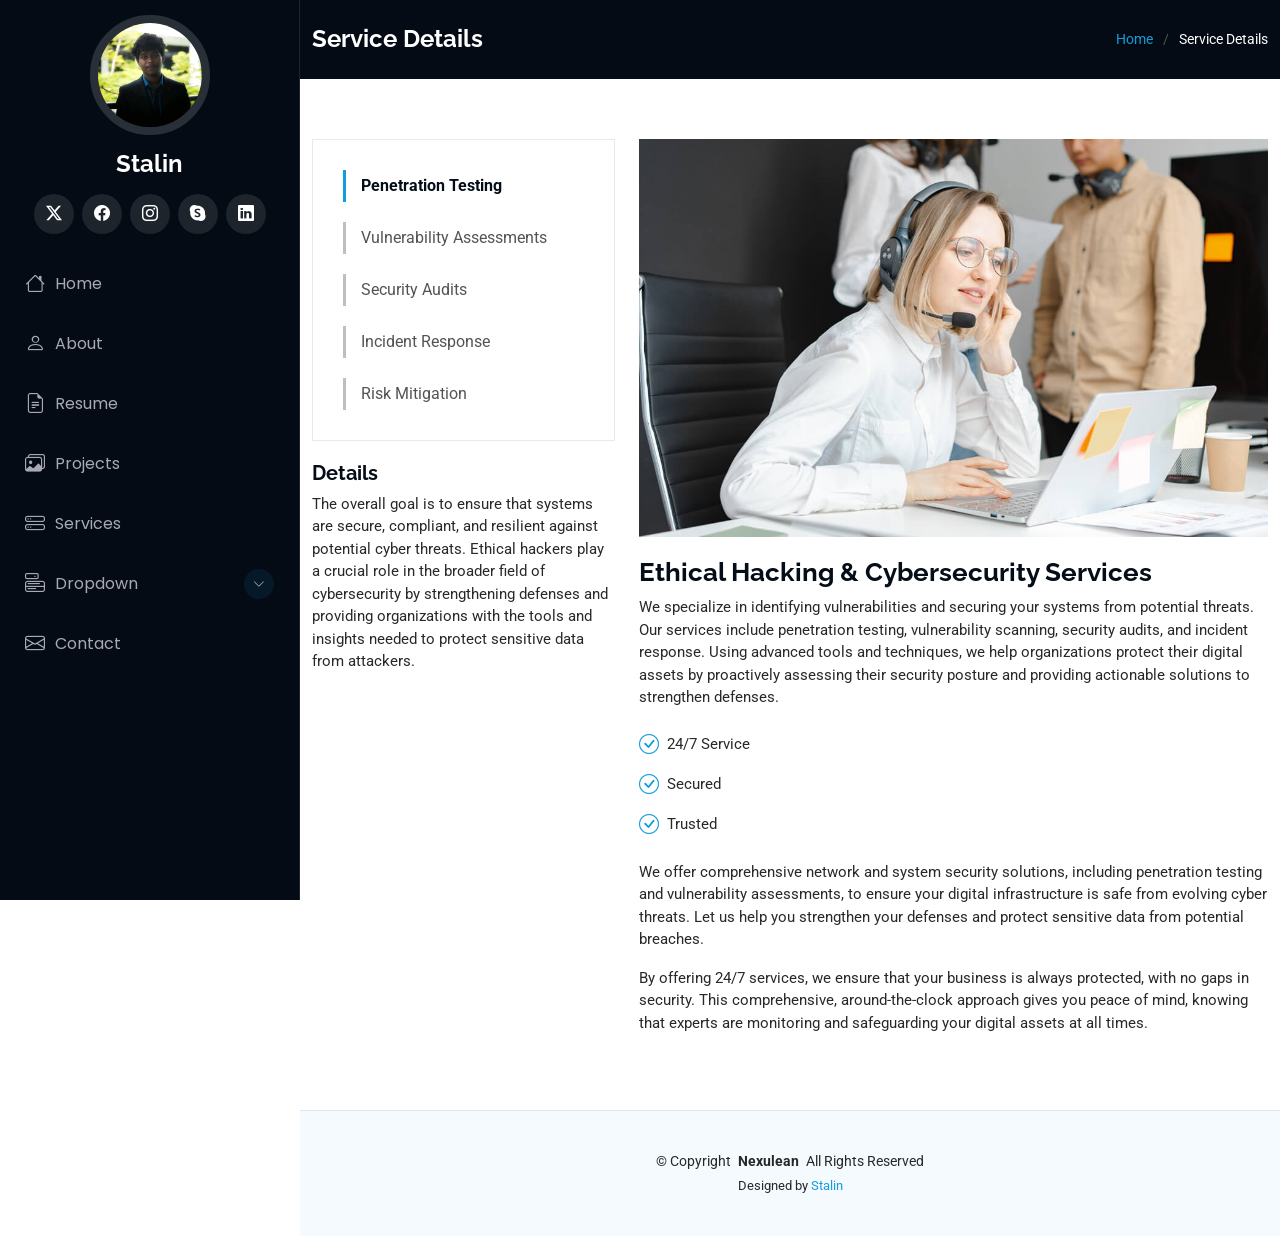
<file: service-details.html>
<!DOCTYPE html>
<html lang="en">

<head>
  <meta charset="utf-8">
  <meta content="width=device-width, initial-scale=1.0" name="viewport">
  <title>Service Details</title>
  <meta content="" name="description">
  <meta content="" name="keywords">

  <!-- Favicons -->
  <link href="assets/img/favicon.png" rel="icon">
  <link href="assets/img/apple-touch-icon.png" rel="apple-touch-icon">

  <!-- Fonts -->
  <link href="https://fonts.googleapis.com" rel="preconnect">
  <link href="https://fonts.gstatic.com" rel="preconnect" crossorigin>
  <link href="https://fonts.googleapis.com/css2?family=Roboto:ital,wght@0,100;0,300;0,400;0,500;0,700;0,900;1,100;1,300;1,400;1,500;1,700;1,900&family=Poppins:ital,wght@0,100;0,200;0,300;0,400;0,500;0,600;0,700;0,800;0,900;1,100;1,200;1,300;1,400;1,500;1,600;1,700;1,800;1,900&family=Raleway:ital,wght@0,100;0,200;0,300;0,400;0,500;0,600;0,700;0,800;0,900;1,100;1,200;1,300;1,400;1,500;1,600;1,700;1,800;1,900&display=swap" rel="stylesheet">

  <!-- Vendor CSS Files -->
  <link href="assets/vendor/bootstrap/css/bootstrap.min.css" rel="stylesheet">
  <link href="assets/vendor/bootstrap-icons/bootstrap-icons.css" rel="stylesheet">
  <link href="assets/vendor/aos/aos.css" rel="stylesheet">
  <link href="assets/vendor/glightbox/css/glightbox.min.css" rel="stylesheet">
  <link href="assets/vendor/swiper/swiper-bundle.min.css" rel="stylesheet">

  <!-- Main CSS File -->
  <link href="assets/css/main.css" rel="stylesheet">

 
</head>

<body class="service-details-page">

  <header id="header" class="header dark-background d-flex flex-column">
    <i class="header-toggle d-xl-none bi bi-list"></i>

    <div class="profile-img">
      <img src="assets/img/my-profile-img.jpeg" alt="" class="img-fluid rounded-circle">
    </div>

    <a href="index.html" class="logo d-flex align-items-center justify-content-center">
      <!-- Uncomment the line below if you also wish to use an image logo -->
      <!-- <img src="assets/img/logo.png" alt=""> -->
      <h1 class="sitename">Stalin</h1>
    </a>

    <div class="social-links text-center">
      <a href="https://x.com/S_t_a_l_i__?t=WUs-_kPygUlFU4raisBhYA&s=09" class="twitter"><i class="bi bi-twitter-x"></i></a>
      <a href="www.facebook.com" class="facebook"><i class="bi bi-facebook"></i></a>
      <a href="https://www.instagram.com/_stali.n_/?igsh=MXBwNjhrb3FrMDhr" class="instagram"><i class="bi bi-instagram"></i></a>
      <a href="www.google.com" class="google-plus"><i class="bi bi-skype"></i></a>
      <a href="https://www.linkedin.com/in/stalin-s-a310882a0/" class="linkedin"><i class="bi bi-linkedin"></i></a>
    </div>

    <nav id="navmenu" class="navmenu">
      <ul>
        <li><a href="#hero"><i class="bi bi-house navicon"></i>Home</a></li>
        <li><a href="#about"><i class="bi bi-person navicon"></i> About</a></li>
        <li><a href="#resume"><i class="bi bi-file-earmark-text navicon"></i> Resume</a></li>
        <li><a href="#Projects"><i class="bi bi-images navicon"></i> Projects</a></li>
        <li><a href="#services"><i class="bi bi-hdd-stack navicon"></i> Services</a></li>
        <li class="dropdown"><a href="#"><i class="bi bi-menu-button navicon"></i> <span>Dropdown</span> <i class="bi bi-chevron-down toggle-dropdown"></i></a>
          <ul>
            <li><a href="#">Dropdown 1</a></li>
            <li class="dropdown"><a href="#"><span>Deep Dropdown</span> <i class="bi bi-chevron-down toggle-dropdown"></i></a>
              <ul>
                <li><a href="#">Deep Dropdown 1</a></li>
                <li><a href="#">Deep Dropdown 2</a></li>
                <li><a href="#">Deep Dropdown 3</a></li>
                <li><a href="#">Deep Dropdown 4</a></li>
                <li><a href="#">Deep Dropdown 5</a></li>
              </ul>
            </li>
            <li><a href="#">Dropdown 2</a></li>
            <li><a href="#">Dropdown 3</a></li>
            <li><a href="#">Dropdown 4</a></li>
          </ul>
        </li>
        <li><a href="#contact"><i class="bi bi-envelope navicon"></i> Contact</a></li>
      </ul>
    </nav>

  </header>

  <main class="main">

    <!-- Page Title -->
    <div class="page-title dark-background">
      <div class="container d-lg-flex justify-content-between align-items-center">
        <h1 class="mb-2 mb-lg-0">Service Details</h1>
        <nav class="breadcrumbs">
          <ol>
            <li><a href="index.html">Home</a></li>
            <li class="current">Service Details</li>
          </ol>
        </nav>
      </div>
    </div><!-- End Page Title -->

    <!-- Service Details Section -->
    <section id="service-details" class="service-details section">

      <div class="container">

        <div class="row gy-4">

          <div class="col-lg-4" data-aos="fade-up" data-aos-delay="100">
            <div class="services-list">
              <a href="#" class="active">Penetration Testing</a>
              <a href="#">Vulnerability Assessments</a>
              <a href="#">Security Audits</a>
              <a href="#">Incident Response</a>
              <a href="#">Risk Mitigation</a>
            </div>

            <h4>Details</Details></h4>
            <p>The overall goal is to ensure that systems are secure, compliant, and resilient against potential cyber threats. Ethical hackers play a crucial role in the broader field of cybersecurity by strengthening defenses and providing organizations with the tools and insights needed to protect sensitive data from attackers.

            </p>
          </div>

          <div class="col-lg-8" data-aos="fade-up" data-aos-delay="200">
            <img src="assets/img/services.jpg" alt="" class="img-fluid services-img">
            <h3>Ethical Hacking & Cybersecurity Services</h3>
            <p>
              We specialize in identifying vulnerabilities and securing your systems from potential threats. Our services include penetration testing, vulnerability scanning, security audits, and incident response. Using advanced tools and techniques, we help organizations protect their digital assets by proactively assessing their security posture and providing actionable solutions to strengthen defenses.</p>
            <ul>
              <li><i class="bi bi-check-circle"></i> <span>24/7 Service</span></li>
              <li><i class="bi bi-check-circle"></i> <span>Secured</span></li>
              <li><i class="bi bi-check-circle"></i> <span>Trusted</span></li>
            </ul>
            <p>
              We offer comprehensive network and system security solutions, including penetration testing and vulnerability assessments, to ensure your digital infrastructure is safe from evolving cyber threats. Let us help you strengthen your defenses and protect sensitive data from potential breaches.
            </p>
            <p>
              By offering 24/7 services, we ensure that your business is always protected, with no gaps in security. This comprehensive, around-the-clock approach gives you peace of mind, knowing that experts are monitoring and safeguarding your digital assets at all times.
            </p>
          </div>

        </div>

      </div>

    </section><!-- /Service Details Section -->

  </main>

  <footer id="footer" class="footer position-relative light-background">

    <div class="container">
      <div class="copyright text-center ">
        <p>© <span>Copyright</span> <strong class="px-1 sitename">Nexulean</strong> <span>All Rights Reserved</span></p>
      </div>
      <div class="credits">
       
        Designed by <a href="https://github.com/Stalin-143/">Stalin</a>
      </div>
    </div>

  </footer>

  <!-- Scroll Top -->
  <a href="#" id="scroll-top" class="scroll-top d-flex align-items-center justify-content-center"><i class="bi bi-arrow-up-short"></i></a>

  <!-- Preloader -->
  <div id="preloader"></div>

  <!-- Vendor JS Files -->
  <script src="assets/vendor/bootstrap/js/bootstrap.bundle.min.js"></script>
  <script src="assets/vendor/php-email-form/validate.js"></script>
  <script src="assets/vendor/aos/aos.js"></script>
  <script src="assets/vendor/typed.js/typed.umd.js"></script>
  <script src="assets/vendor/purecounter/purecounter_vanilla.js"></script>
  <script src="assets/vendor/waypoints/noframework.waypoints.js"></script>
  <script src="assets/vendor/glightbox/js/glightbox.min.js"></script>
  <script src="assets/vendor/imagesloaded/imagesloaded.pkgd.min.js"></script>
  <script src="assets/vendor/isotope-layout/isotope.pkgd.min.js"></script>
  <script src="assets/vendor/swiper/swiper-bundle.min.js"></script>

  <!-- Main JS File -->
  <script src="assets/js/main.js"></script>

</body>

</html>
</file>
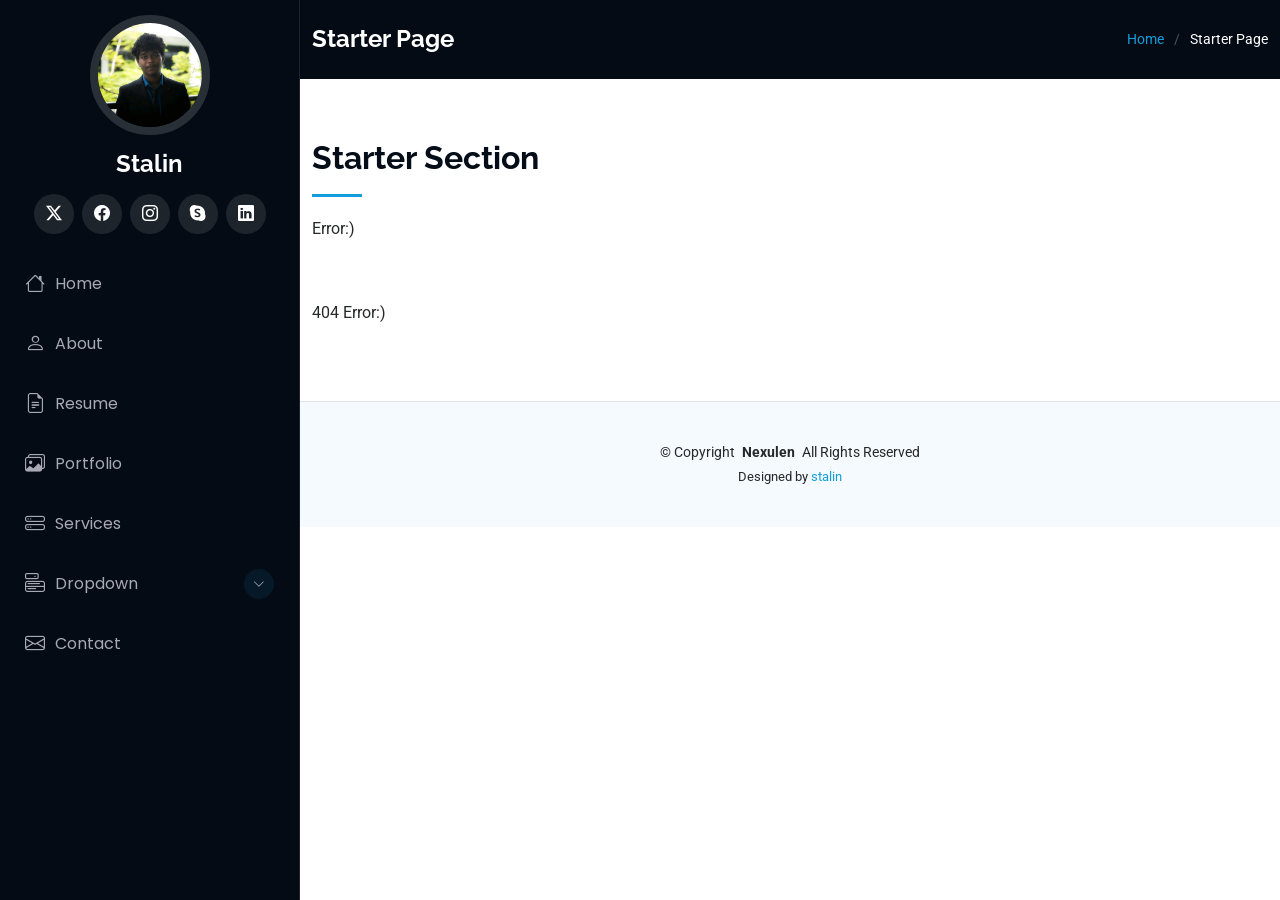
<file: starter-page.html>
<!DOCTYPE html>
<html lang="en">

<head>
  <meta charset="utf-8">
  <meta content="width=device-width, initial-scale=1.0" name="viewport">
  <title>Starter Page - iPortfolio Bootstrap Template</title>
  <meta content="" name="description">
  <meta content="" name="keywords">

  <!-- Favicons -->
  <link href="assets/img/favicon.png" rel="icon">
  <link href="assets/img/apple-touch-icon.png" rel="apple-touch-icon">

  <!-- Fonts -->
  <link href="https://fonts.googleapis.com" rel="preconnect">
  <link href="https://fonts.gstatic.com" rel="preconnect" crossorigin>
  <link href="https://fonts.googleapis.com/css2?family=Roboto:ital,wght@0,100;0,300;0,400;0,500;0,700;0,900;1,100;1,300;1,400;1,500;1,700;1,900&family=Poppins:ital,wght@0,100;0,200;0,300;0,400;0,500;0,600;0,700;0,800;0,900;1,100;1,200;1,300;1,400;1,500;1,600;1,700;1,800;1,900&family=Raleway:ital,wght@0,100;0,200;0,300;0,400;0,500;0,600;0,700;0,800;0,900;1,100;1,200;1,300;1,400;1,500;1,600;1,700;1,800;1,900&display=swap" rel="stylesheet">

  <!-- Vendor CSS Files -->
  <link href="assets/vendor/bootstrap/css/bootstrap.min.css" rel="stylesheet">
  <link href="assets/vendor/bootstrap-icons/bootstrap-icons.css" rel="stylesheet">
  <link href="assets/vendor/aos/aos.css" rel="stylesheet">
  <link href="assets/vendor/glightbox/css/glightbox.min.css" rel="stylesheet">
  <link href="assets/vendor/swiper/swiper-bundle.min.css" rel="stylesheet">

  <!-- Main CSS File -->
  <link href="assets/css/main.css" rel="stylesheet">

  
</head>

<body class="starter-page-page">

  <header id="header" class="header dark-background d-flex flex-column">
    <i class="header-toggle d-xl-none bi bi-list"></i>

    <div class="profile-img">
      <img src="assets/img/my-profile-img.jpeg" alt="" class="img-fluid rounded-circle">
    </div>

    <a href="index.html" class="logo d-flex align-items-center justify-content-center">
      <!-- Uncomment the line below if you also wish to use an image logo -->
      <!-- <img src="assets/img/logo.png" alt=""> -->
      <h1 class="sitename">Stalin</h1>
    </a>

    <div class="social-links text-center">
      <a href="" class="twitter"><i class="bi bi-twitter-x"></i></a>
      <a href="#" class="facebook"><i class="bi bi-facebook"></i></a>
      <a href="#" class="instagram"><i class="bi bi-instagram"></i></a>
      <a href="#" class="google-plus"><i class="bi bi-skype"></i></a>
      <a href="https://www.linkedin.com/in/stalin-s-a310882a0/" class="linkedin"><i class="bi bi-linkedin"></i></a>
    </div>

    <nav id="navmenu" class="navmenu">
      <ul>
        <li><a href="#hero"><i class="bi bi-house navicon"></i>Home</a></li>
        <li><a href="#about"><i class="bi bi-person navicon"></i> About</a></li>
        <li><a href="#resume"><i class="bi bi-file-earmark-text navicon"></i> Resume</a></li>
        <li><a href="#portfolio"><i class="bi bi-images navicon"></i> Portfolio</a></li>
        <li><a href="#services"><i class="bi bi-hdd-stack navicon"></i> Services</a></li>
        <li class="dropdown"><a href="#"><i class="bi bi-menu-button navicon"></i> <span>Dropdown</span> <i class="bi bi-chevron-down toggle-dropdown"></i></a>
          <ul>
            <li><a href="#">Dropdown 1</a></li>
            <li class="dropdown"><a href="#"><span>Deep Dropdown</span> <i class="bi bi-chevron-down toggle-dropdown"></i></a>
              <ul>
                <li><a href="#">Deep Dropdown 1</a></li>
                <li><a href="#">Deep Dropdown 2</a></li>
                <li><a href="#">Deep Dropdown 3</a></li>
                <li><a href="#">Deep Dropdown 4</a></li>
                <li><a href="#">Deep Dropdown 5</a></li>
              </ul>
            </li>
            <li><a href="#">Dropdown 2</a></li>
            <li><a href="#">Dropdown 3</a></li>
            <li><a href="#">Dropdown 4</a></li>
          </ul>
        </li>
        <li><a href="#contact"><i class="bi bi-envelope navicon"></i> Contact</a></li>
      </ul>
    </nav>

  </header>

  <main class="main">

    <!-- Page Title -->
    <div class="page-title dark-background">
      <div class="container d-lg-flex justify-content-between align-items-center">
        <h1 class="mb-2 mb-lg-0">Starter Page</h1>
        <nav class="breadcrumbs">
          <ol>
            <li><a href="index.html">Home</a></li>
            <li class="current">Starter Page</li>
          </ol>
        </nav>
      </div>
    </div><!-- End Page Title -->

    <!-- Starter Section Section -->
    <section id="starter-section" class="starter-section section">

      <!-- Section Title -->
      <div class="container section-title" data-aos="fade-up">
        <h2>Starter Section</h2>
        <p>Error:)</p>
      </div><!-- End Section Title -->

      <div class="container" data-aos="fade-up">
        <p>404 Error:)</p>
      </div>

    </section><!-- /Starter Section Section -->

  </main>

  <footer id="footer" class="footer position-relative light-background">

    <div class="container">
      <div class="copyright text-center ">
        <p>© <span>Copyright</span> <strong class="px-1 sitename">Nexulen</strong> <span>All Rights Reserved</span></p>
      </div>
      <div class="credits">
       
        Designed by <a href="https://github.com/Stalin-143">stalin</a>
      </div>
    </div>

  </footer>

  <!-- Scroll Top -->
  <a href="#" id="scroll-top" class="scroll-top d-flex align-items-center justify-content-center"><i class="bi bi-arrow-up-short"></i></a>

  <!-- Preloader -->
  <div id="preloader"></div>

  <!-- Vendor JS Files -->
  <script src="assets/vendor/bootstrap/js/bootstrap.bundle.min.js"></script>
  <script src="assets/vendor/php-email-form/validate.js"></script>
  <script src="assets/vendor/aos/aos.js"></script>
  <script src="assets/vendor/typed.js/typed.umd.js"></script>
  <script src="assets/vendor/purecounter/purecounter_vanilla.js"></script>
  <script src="assets/vendor/waypoints/noframework.waypoints.js"></script>
  <script src="assets/vendor/glightbox/js/glightbox.min.js"></script>
  <script src="assets/vendor/imagesloaded/imagesloaded.pkgd.min.js"></script>
  <script src="assets/vendor/isotope-layout/isotope.pkgd.min.js"></script>
  <script src="assets/vendor/swiper/swiper-bundle.min.js"></script>

  <!-- Main JS File -->
  <script src="assets/js/main.js"></script>

</body>

</html>
</file>
<file: assets/css/main.css>
/**
* Template Name: iPortfolio
* Template URL: https://bootstrapmade.com/iportfolio-bootstrap-portfolio-websites-template/
* Updated: Jun 29 2024 with Bootstrap v5.3.3
* Author: BootstrapMade.com
* License: https://bootstrapmade.com/license/
*/

/*--------------------------------------------------------------
# Font & Color Variables
# Help: https://bootstrapmade.com/color-system/
--------------------------------------------------------------*/
/* Fonts */
:root {
  --default-font: "Roboto",  system-ui, -apple-system, "Segoe UI", Roboto, "Helvetica Neue", Arial, "Noto Sans", "Liberation Sans", sans-serif, "Apple Color Emoji", "Segoe UI Emoji", "Segoe UI Symbol", "Noto Color Emoji";
  --heading-font: "Raleway",  sans-serif;
  --nav-font: "Poppins",  sans-serif;
}

/* Global Colors - The following color variables are used throughout the website. Updating them here will change the color scheme of the entire website */
:root { 
  --background-color: #ffffff; /* Background color for the entire website, including individual sections */
  --default-color: #272829; /* Default color used for the majority of the text content across the entire website */
  --heading-color: #050d18; /* Color for headings, subheadings and title throughout the website */
  --accent-color: #149ddd; /* Accent color that represents your brand on the website. It's used for buttons, links, and other elements that need to stand out */
  --surface-color: #ffffff; /* The surface color is used as a background of boxed elements within sections, such as cards, icon boxes, or other elements that require a visual separation from the global background. */
  --contrast-color: #ffffff; /* Contrast color for text, ensuring readability against backgrounds of accent, heading, or default colors. */
}

/* Nav Menu Colors - The following color variables are used specifically for the navigation menu. They are separate from the global colors to allow for more customization options */
:root {
  --nav-color: #a8a9b4;  /* The default color of the main navmenu links */
  --nav-hover-color: #ffffff; /* Applied to main navmenu links when they are hovered over or active */
  --nav-mobile-background-color: #040b14; /* Used as the background color for mobile navigation menu */
  --nav-dropdown-background-color: #040b14; /* Used as the background color for dropdown items that appear when hovering over primary navigation items */
  --nav-dropdown-color: #a8a9b4; /* Used for navigation links of the dropdown items in the navigation menu. */
  --nav-dropdown-hover-color: #ffffff; /* Similar to --nav-hover-color, this color is applied to dropdown navigation links when they are hovered over. */
}

/* Color Presets - These classes override global colors when applied to any section or element, providing reuse of the sam color scheme. */

.light-background {
  --background-color: #f4fafd;
  --surface-color: #ffffff;
}

.dark-background {
  --background-color: #040b14;
  --default-color: #ffffff;
  --heading-color: #ffffff;
  --surface-color: #151f2b;
  --contrast-color: #ffffff;
}

/* Smooth scroll */
:root {
  scroll-behavior: smooth;
}

/*--------------------------------------------------------------
# General Styling & Shared Classes
--------------------------------------------------------------*/
body {
  color: var(--default-color);
  background-color: var(--background-color);
  font-family: var(--default-font);
}

a {
  color: var(--accent-color);
  text-decoration: none;
  transition: 0.3s;
}

a:hover {
  color: color-mix(in srgb, var(--accent-color), transparent 25%);
  text-decoration: none;
}

h1,
h2,
h3,
h4,
h5,
h6 {
  color: var(--heading-color);
  font-family: var(--heading-font);
}

/* PHP Email Form Messages
------------------------------*/
.php-email-form .error-message {
  display: none;
  background: #df1529;
  color: #ffffff;
  text-align: left;
  padding: 15px;
  margin-bottom: 24px;
  font-weight: 600;
}

.php-email-form .sent-message {
  display: none;
  color: #ffffff;
  background: #059652;
  text-align: center;
  padding: 15px;
  margin-bottom: 24px;
  font-weight: 600;
}

.php-email-form .loading {
  display: none;
  background: var(--surface-color);
  text-align: center;
  padding: 15px;
  margin-bottom: 24px;
}

.php-email-form .loading:before {
  content: "";
  display: inline-block;
  border-radius: 50%;
  width: 24px;
  height: 24px;
  margin: 0 10px -6px 0;
  border: 3px solid var(--accent-color);
  border-top-color: var(--surface-color);
  animation: php-email-form-loading 1s linear infinite;
}

@keyframes php-email-form-loading {
  0% {
    transform: rotate(0deg);
  }

  100% {
    transform: rotate(360deg);
  }
}

/*--------------------------------------------------------------
# Global Header
--------------------------------------------------------------*/
.header {
  color: var(--default-color);
  background-color: var(--background-color);
  position: fixed;
  top: 0;
  left: 0;
  bottom: 0;
  padding: 0 15px;
  width: 300px;
  transition: all ease-in-out 0.3s;
  overflow-y: auto;
  z-index: 997;
  border-right: 1px solid color-mix(in srgb, var(--default-color), transparent 90%);
}

.header .profile-img img {
  margin: 15px auto;
  display: block;
  width: 120px;
  border: 8px solid color-mix(in srgb, var(--default-color), transparent 85%);
}

.header .logo {
  line-height: 1;
  margin-bottom: 15px;
}

.header .logo img {
  max-height: 32px;
  margin-right: 8px;
}

.header .logo h1 {
  font-size: 24px;
  margin: 0;
  font-weight: 700;
  color: var(--heading-color);
}

.header .social-links {
  margin: 0 0 20px 0;
}

.header .social-links a {
  font-size: 16px;
  display: inline-flex;
  align-items: center;
  justify-content: center;
  background: color-mix(in srgb, var(--default-color), transparent 90%);
  color: var(--default-color);
  margin: 0 2px;
  border-radius: 50%;
  text-align: center;
  width: 40px;
  height: 40px;
  transition: 0.3s;
}

.header .social-links a:hover {
  color: var(--contrast-color);
  background: var(--accent-color);
}

@media (min-width: 1200px) {

  .header~main,
  .header~#footer {
    margin-left: 300px;
  }
}

@media (max-width: 1199px) {
  .header {
    left: -100%;
  }
}

.header.header-show {
  left: 0;
}

.header .header-toggle {
  color: var(--contrast-color);
  background-color: var(--accent-color);
  font-size: 22px;
  display: flex;
  align-items: center;
  justify-content: center;
  width: 40px;
  height: 40px;
  border-radius: 50%;
  cursor: pointer;
  position: fixed;
  top: 15px;
  right: 15px;
  z-index: 9999;
  transition: background-color 0.3s;
}

.header .header-toggle:hover {
  color: var(--contrast-color);
  background-color: color-mix(in srgb, var(--accent-color) 90%, white 15%);
}

/*--------------------------------------------------------------
# Navigation Menu
--------------------------------------------------------------*/
.mobile-nav-toggle {
  display: none;
}

.navmenu {
  padding: 0;
  z-index: 9997;
}

.navmenu ul {
  list-style: none;
  padding: 0 0 20px 0;
  margin: 0;
}

.navmenu a,
.navmenu a:focus {
  color: var(--nav-color);
  padding: 15px 10px;
  font-family: var(--nav-font);
  font-size: 16px;
  font-weight: 400;
  display: flex;
  align-items: center;
  white-space: nowrap;
  transition: 0.3s;
  width: 100%;
}

.navmenu a .navicon,
.navmenu a:focus .navicon {
  font-size: 20px;
  margin-right: 10px;
}

.navmenu a .toggle-dropdown,
.navmenu a:focus .toggle-dropdown {
  font-size: 12px;
  line-height: 0;
  margin-left: auto;
  width: 30px;
  height: 30px;
  display: flex;
  align-items: center;
  justify-content: center;
  border-radius: 50%;
  transition: 0.3s;
  flex-shrink: 0;
  background-color: color-mix(in srgb, var(--accent-color), transparent 90%);
}

.navmenu a .toggle-dropdown:hover,
.navmenu a:focus .toggle-dropdown:hover {
  background-color: var(--accent-color);
  color: var(--contrast-color);
}

.navmenu a:hover,
.navmenu .active,
.navmenu .active:focus {
  color: var(--nav-hover-color);
}

.navmenu a:hover .navicon,
.navmenu .active .navicon,
.navmenu .active:focus .navicon {
  color: var(--accent-color);
}

.navmenu .active .toggle-dropdown,
.navmenu .active:focus .toggle-dropdown {
  background-color: var(--accent-color);
  color: var(--contrast-color);
  transform: rotate(180deg);
}

.navmenu .dropdown {
  display: block;
}

.navmenu .dropdown a,
.navmenu .dropdown a:focus {
  color: --nav-dropdown-color;
}

.navmenu .dropdown a:hover,
.navmenu .dropdown .active,
.navmenu .dropdown .active:focus {
  color: var(--nav-dropdown-hover-color);
}

.navmenu .dropdown ul {
  position: static;
  display: none;
  z-index: 99;
  padding: 5px 10px;
  margin: 5px 10px;
  background-color: var(--nav-dropdown-background-color);
  border: 1px solid color-mix(in srgb, var(--default-color), transparent 90%);
  box-shadow: none;
  transition: all 0.5s ease-in-out;
}

.navmenu .dropdown ul ul {
  background-color: rgba(33, 37, 41, 0.1);
}

.navmenu .dropdown>.dropdown-active {
  display: block;
  background-color: rgba(33, 37, 41, 0.03);
}

/*--------------------------------------------------------------
# Global Footer
--------------------------------------------------------------*/
.footer {
  color: var(--default-color);
  background-color: var(--background-color);
  font-size: 14px;
  padding: 40px 0;
  position: relative;
  border-top: 1px solid color-mix(in srgb, var(--default-color), transparent 90%);
}

.footer .copyright p {
  margin-bottom: 0;
}

.footer .credits {
  margin-top: 4px;
  font-size: 13px;
  text-align: center;
}

/*--------------------------------------------------------------
# Preloader
--------------------------------------------------------------*/
#preloader {
  position: fixed;
  inset: 0;
  z-index: 999999;
  overflow: hidden;
  background: var(--background-color);
  transition: all 0.6s ease-out;
}

#preloader:before {
  content: "";
  position: fixed;
  top: calc(50% - 30px);
  left: calc(50% - 30px);
  border: 6px solid #ffffff;
  border-color: var(--accent-color) transparent var(--accent-color) transparent;
  border-radius: 50%;
  width: 60px;
  height: 60px;
  animation: animate-preloader 1.5s linear infinite;
}

@keyframes animate-preloader {
  0% {
    transform: rotate(0deg);
  }

  100% {
    transform: rotate(360deg);
  }
}

/*--------------------------------------------------------------
# Scroll Top Button
--------------------------------------------------------------*/
.scroll-top {
  position: fixed;
  visibility: hidden;
  opacity: 0;
  right: 15px;
  bottom: -15px;
  z-index: 99999;
  background-color: var(--accent-color);
  width: 44px;
  height: 44px;
  border-radius: 50px;
  transition: all 0.4s;
}

.scroll-top i {
  font-size: 24px;
  color: var(--contrast-color);
  line-height: 0;
}

.scroll-top:hover {
  background-color: color-mix(in srgb, var(--accent-color), transparent 20%);
  color: var(--contrast-color);
}

.scroll-top.active {
  visibility: visible;
  opacity: 1;
  bottom: 15px;
}

/*--------------------------------------------------------------
# Disable aos animation delay on mobile devices
--------------------------------------------------------------*/
@media screen and (max-width: 768px) {
  [data-aos-delay] {
    transition-delay: 0 !important;
  }
}

/*--------------------------------------------------------------
# Global Page Titles & Breadcrumbs
--------------------------------------------------------------*/
.page-title {
  color: var(--default-color);
  background-color: var(--background-color);
  padding: 25px 0;
  position: relative;
}

.page-title h1 {
  font-size: 24px;
  font-weight: 700;
}

.page-title .breadcrumbs ol {
  display: flex;
  flex-wrap: wrap;
  list-style: none;
  padding: 0;
  margin: 0;
  font-size: 14px;
  font-weight: 400;
}

.page-title .breadcrumbs ol li+li {
  padding-left: 10px;
}

.page-title .breadcrumbs ol li+li::before {
  content: "/";
  display: inline-block;
  padding-right: 10px;
  color: color-mix(in srgb, var(--default-color), transparent 70%);
}

/*--------------------------------------------------------------
# Global Sections
--------------------------------------------------------------*/
section,
.section {
  color: var(--default-color);
  background-color: var(--background-color);
  padding: 60px 0;
  overflow: clip;
}

/*--------------------------------------------------------------
# Global Section Titles
--------------------------------------------------------------*/
.section-title {
  padding-bottom: 60px;
  position: relative;
}

.section-title h2 {
  font-size: 32px;
  font-weight: 700;
  margin-bottom: 20px;
  padding-bottom: 20px;
  position: relative;
}

.section-title h2:after {
  content: "";
  position: absolute;
  display: block;
  width: 50px;
  height: 3px;
  background: var(--accent-color);
  left: 0;
  bottom: 0;
}

.section-title p {
  margin-bottom: 0;
}

/*--------------------------------------------------------------
# Hero Section
--------------------------------------------------------------*/
.hero {
  width: 100%;
  min-height: 100vh;
  position: relative;
  padding: 80px 0;
  display: flex;
  align-items: center;
  justify-content: center;
}

.hero img {
  position: absolute;
  inset: 0;
  display: block;
  width: 100%;
  height: 100%;
  object-fit: cover;
  z-index: 1;
}

.hero:before {
  content: "";
  background: color-mix(in srgb, var(--background-color), transparent 70%);
  position: absolute;
  inset: 0;
  z-index: 2;
}

.hero .container {
  position: relative;
  z-index: 3;
}

.hero h2 {
  margin: 0;
  font-size: 64px;
  font-weight: 700;
}

.hero p {
  margin: 5px 0 0 0;
  font-size: 26px;
}

.hero p span {
  letter-spacing: 1px;
  border-bottom: 2px solid var(--accent-color);
}

.hero .social-links {
  margin-top: 25px;
}

.hero .social-links a {
  font-size: 24px;
  display: inline-block;
  color: color-mix(in srgb, var(--default-color), transparent 50%);
  line-height: 1;
  margin-right: 20px;
  transition: 0.3s;
}

.hero .social-links a:hover {
  color: var(--accent-color);
}

@media (max-width: 768px) {
  .hero h2 {
    font-size: 32px;
  }

  .hero p {
    font-size: 20px;
  }
}

/*--------------------------------------------------------------
# About Section
--------------------------------------------------------------*/
.about .content h2 {
  font-weight: 700;
  font-size: 24px;
}

.about .content ul {
  list-style: none;
  padding: 0;
}

.about .content ul li {
  margin-bottom: 20px;
  display: flex;
  align-items: center;
}

.about .content ul strong {
  margin-right: 10px;
}

.about .content ul i {
  font-size: 16px;
  margin-right: 5px;
  color: var(--accent-color);
  line-height: 0;
}

/*--------------------------------------------------------------
# Stats Section
--------------------------------------------------------------*/
.stats .stats-item {
  padding: 30px;
  width: 100%;
}

.stats .stats-item i {
  color: var(--accent-color);
  display: block;
  font-size: 44px;
  float: left;
  line-height: 0;
}

.stats .stats-item .purecounter {
  color: var(--heading-color);
  font-size: 48px;
  line-height: 40px;
  display: block;
  font-weight: 700;
  margin-left: 60px;
}

.stats .stats-item p {
  color: color-mix(in srgb, var(--default-color), transparent 40%);
  padding: 15px 0 0 0;
  margin: 0 0 0 60px;
  font-family: var(--heading-font);
  font-size: 14px;
}

/*--------------------------------------------------------------
# Skills Section
--------------------------------------------------------------*/
.skills .progress {
  height: 60px;
  display: block;
  background: none;
  border-radius: 0;
}

.skills .progress .skill {
  color: var(--heading-color);
  padding: 0;
  margin: 0 0 6px 0;
  text-transform: uppercase;
  display: block;
  font-weight: 600;
  font-family: var(--heading-font);
}

.skills .progress .skill .val {
  float: right;
  font-style: normal;
}

.skills .progress-bar-wrap {
  background: color-mix(in srgb, var(--default-color), transparent 90%);
  height: 10px;
}

.skills .progress-bar {
  width: 1px;
  height: 10px;
  transition: 0.9s;
  background-color: var(--accent-color);
}

/*--------------------------------------------------------------
# Resume Section
--------------------------------------------------------------*/
.resume .resume-title {
  color: var(--heading-color);
  font-size: 26px;
  font-weight: 700;
  margin-top: 20px;
  margin-bottom: 20px;
}

.resume .resume-item {
  padding: 0 0 20px 20px;
  margin-top: -2px;
  border-left: 2px solid var(--accent-color);
  position: relative;
}

.resume .resume-item h4 {
  line-height: 18px;
  font-size: 18px;
  font-weight: 600;
  text-transform: uppercase;
  color: color-mix(in srgb, var(--default-color), transparent 20%);
  margin-bottom: 10px;
}

.resume .resume-item h5 {
  font-size: 16px;
  padding: 5px 15px;
  display: inline-block;
  font-weight: 600;
  margin-bottom: 10px;
}

.resume .resume-item ul {
  padding-left: 20px;
}

.resume .resume-item ul li {
  padding-bottom: 10px;
}

.resume .resume-item:last-child {
  padding-bottom: 0;
}

.resume .resume-item::before {
  content: "";
  position: absolute;
  width: 16px;
  height: 16px;
  border-radius: 50px;
  left: -9px;
  top: 0;
  background: var(--background-color);
  border: 2px solid var(--accent-color);
}

/*--------------------------------------------------------------
# Portfolio Section
--------------------------------------------------------------*/
.portfolio .portfolio-filters {
  padding: 0;
  margin: 0 auto 20px auto;
  list-style: none;
  text-align: center;
}

.portfolio .portfolio-filters li {
  cursor: pointer;
  display: inline-block;
  padding: 0;
  font-size: 14px;
  font-weight: 400;
  margin: 0 10px;
  line-height: 1;
  text-transform: uppercase;
  margin-bottom: 10px;
  transition: all 0.3s ease-in-out;
}

.portfolio .portfolio-filters li:hover,
.portfolio .portfolio-filters li.filter-active {
  color: var(--accent-color);
}

.portfolio .portfolio-filters li:first-child {
  margin-left: 0;
}

.portfolio .portfolio-filters li:last-child {
  margin-right: 0;
}

@media (max-width: 575px) {
  .portfolio .portfolio-filters li {
    font-size: 14px;
    margin: 0 5px;
  }
}

.portfolio .portfolio-content {
  position: relative;
  overflow: hidden;
}

.portfolio .portfolio-content img {
  transition: 0.3s;
}

.portfolio .portfolio-content .portfolio-info {
  opacity: 0;
  position: absolute;
  inset: 0;
  z-index: 3;
  transition: all ease-in-out 0.3s;
  background: rgba(0, 0, 0, 0.6);
  padding: 15px;
}

.portfolio .portfolio-content .portfolio-info h4 {
  font-size: 14px;
  padding: 5px 10px;
  font-weight: 400;
  color: #ffffff;
  display: inline-block;
  background-color: var(--accent-color);
}

.portfolio .portfolio-content .portfolio-info p {
  position: absolute;
  bottom: 10px;
  text-align: center;
  display: inline-block;
  left: 0;
  right: 0;
  font-size: 16px;
  font-weight: 600;
  color: rgba(255, 255, 255, 0.8);
}

.portfolio .portfolio-content .portfolio-info .preview-link,
.portfolio .portfolio-content .portfolio-info .details-link {
  position: absolute;
  left: calc(50% - 40px);
  font-size: 26px;
  top: calc(50% - 14px);
  color: #fff;
  transition: 0.3s;
  line-height: 1.2;
}

.portfolio .portfolio-content .portfolio-info .preview-link:hover,
.portfolio .portfolio-content .portfolio-info .details-link:hover {
  color: var(--accent-color);
}

.portfolio .portfolio-content .portfolio-info .details-link {
  left: 50%;
  font-size: 34px;
  line-height: 0;
}

.portfolio .portfolio-content:hover .portfolio-info {
  opacity: 1;
}

.portfolio .portfolio-content:hover img {
  transform: scale(1.1);
}

/*--------------------------------------------------------------
# Services Section
--------------------------------------------------------------*/
.services .service-item {
  position: relative;
}

.services .service-item .icon {
  background: var(--accent-color);
  display: flex;
  align-items: center;
  justify-content: center;
  width: 54px;
  height: 54px;
  border-radius: 50%;
  transition: 0.5s;
  border: 1px solid var(--accent-color);
  margin-right: 20px;
}

.services .service-item .icon i {
  color: var(--contrast-color);
  font-size: 24px;
  line-height: 0;
}

.services .service-item:hover .icon {
  background: var(--surface-color);
}

.services .service-item:hover .icon i {
  color: var(--accent-color);
}

.services .service-item .title {
  font-weight: 700;
  margin-bottom: 15px;
  font-size: 18px;
}

.services .service-item .title a {
  color: var(--heading-color);
}

.services .service-item .title a:hover {
  color: var(--accent-color);
}

.services .service-item .description {
  line-height: 24px;
  font-size: 14px;
}

/*--------------------------------------------------------------
# Testimonials Section
--------------------------------------------------------------*/
.testimonials .testimonials-carousel,
.testimonials .testimonials-slider {
  overflow: hidden;
}

.testimonials .testimonial-item {
  box-sizing: content-box;
  text-align: center;
  min-height: 320px;
}

.testimonials .testimonial-item .testimonial-img {
  width: 90px;
  border-radius: 50%;
  margin: 0 auto;
}

.testimonials .testimonial-item h3 {
  font-size: 18px;
  font-weight: bold;
  margin: 10px 0 5px 0;
}

.testimonials .testimonial-item h4 {
  font-size: 14px;
  color: color-mix(in srgb, var(--default-color), transparent 20%);
  margin: 0;
}

.testimonials .testimonial-item .quote-icon-left,
.testimonials .testimonial-item .quote-icon-right {
  color: color-mix(in srgb, var(--accent-color), transparent 40%);
  font-size: 26px;
  line-height: 0;
}

.testimonials .testimonial-item .quote-icon-left {
  display: inline-block;
  left: -5px;
  position: relative;
}

.testimonials .testimonial-item .quote-icon-right {
  display: inline-block;
  right: -5px;
  position: relative;
  top: 10px;
  transform: scale(-1, -1);
}

.testimonials .testimonial-item p {
  font-style: italic;
  margin: 0 15px 15px 15px;
  padding: 20px;
  background-color: var(--surface-color);
  position: relative;
  margin-bottom: 35px;
  border-radius: 6px;
  box-shadow: 0px 2px 15px rgba(0, 0, 0, 0.1);
}

.testimonials .testimonial-item p::after {
  content: "";
  width: 0;
  height: 0;
  border-top: 20px solid var(--surface-color);
  border-right: 20px solid transparent;
  border-left: 20px solid transparent;
  position: absolute;
  bottom: -20px;
  left: calc(50% - 20px);
}

.testimonials .swiper-wrapper {
  height: auto;
}

.testimonials .swiper-pagination {
  margin-top: 40px;
  position: relative;
}

.testimonials .swiper-pagination .swiper-pagination-bullet {
  width: 12px;
  height: 12px;
  background-color: var(--background-color);
  opacity: 1;
  border: 1px solid var(--accent-color);
}

.testimonials .swiper-pagination .swiper-pagination-bullet-active {
  background-color: var(--accent-color);
}

/*--------------------------------------------------------------
# Contact Section
--------------------------------------------------------------*/
.contact .info-wrap {
  background-color: var(--surface-color);
  box-shadow: 0px 0px 20px rgba(0, 0, 0, 0.1);
  padding: 30px;
}

@media (max-width: 575px) {
  .contact .info-wrap {
    padding: 20px;
  }
}

.contact .info-item {
  margin-bottom: 40px;
}

.contact .info-item i {
  font-size: 20px;
  color: var(--accent-color);
  background: color-mix(in srgb, var(--accent-color), transparent 92%);
  width: 44px;
  height: 44px;
  display: flex;
  justify-content: center;
  align-items: center;
  border-radius: 50px;
  transition: all 0.3s ease-in-out;
  margin-right: 15px;
}

.contact .info-item h3 {
  padding: 0;
  font-size: 18px;
  font-weight: 700;
  margin-bottom: 5px;
}

.contact .info-item p {
  padding: 0;
  margin-bottom: 0;
  font-size: 14px;
}

.contact .info-item:hover i {
  background: var(--accent-color);
  color: var(--contrast-color);
}

.contact .php-email-form {
  background-color: var(--surface-color);
  height: 100%;
  padding: 30px;
  box-shadow: 0px 0px 20px rgba(0, 0, 0, 0.1);
}

@media (max-width: 575px) {
  .contact .php-email-form {
    padding: 20px;
  }
}

.contact .php-email-form input[type=text],
.contact .php-email-form input[type=email],
.contact .php-email-form textarea {
  font-size: 14px;
  padding: 10px 15px;
  box-shadow: none;
  border-radius: 0;
  color: var(--default-color);
  background-color: var(--surface-color);
  border-color: color-mix(in srgb, var(--default-color), transparent 80%);
}

.contact .php-email-form input[type=text]:focus,
.contact .php-email-form input[type=email]:focus,
.contact .php-email-form textarea:focus {
  border-color: var(--accent-color);
}

.contact .php-email-form input[type=text]::placeholder,
.contact .php-email-form input[type=email]::placeholder,
.contact .php-email-form textarea::placeholder {
  color: color-mix(in srgb, var(--default-color), transparent 70%);
}

.contact .php-email-form button[type=submit] {
  color: var(--contrast-color);
  background: var(--accent-color);
  border: 0;
  padding: 10px 30px;
  transition: 0.4s;
  border-radius: 50px;
}

.contact .php-email-form button[type=submit]:hover {
  background: color-mix(in srgb, var(--accent-color), transparent 25%);
}

/*--------------------------------------------------------------
# Portfolio Details Section
--------------------------------------------------------------*/
.portfolio-details .portfolio-details-slider img {
  width: 100%;
}

.portfolio-details .portfolio-details-slider .swiper-pagination {
  margin-top: 20px;
  position: relative;
}

.portfolio-details .portfolio-details-slider .swiper-pagination .swiper-pagination-bullet {
  width: 12px;
  height: 12px;
  background-color: color-mix(in srgb, var(--default-color), transparent 85%);
  opacity: 1;
}

.portfolio-details .portfolio-details-slider .swiper-pagination .swiper-pagination-bullet-active {
  background-color: var(--accent-color);
}

.portfolio-details .portfolio-info {
  padding: 30px;
  box-shadow: 0px 0 30px rgba(0, 0, 0, 0.1);
}

.portfolio-details .portfolio-info h3 {
  font-size: 22px;
  font-weight: 700;
  margin-bottom: 20px;
  padding-bottom: 20px;
  border-bottom: 1px solid color-mix(in srgb, var(--default-color), transparent 85%);
}

.portfolio-details .portfolio-info ul {
  list-style: none;
  padding: 0;
  font-size: 15px;
}

.portfolio-details .portfolio-info ul li+li {
  margin-top: 10px;
}

.portfolio-details .portfolio-description {
  padding-top: 30px;
}

.portfolio-details .portfolio-description h2 {
  font-size: 26px;
  font-weight: 700;
  margin-bottom: 20px;
}

.portfolio-details .portfolio-description p {
  padding: 0;
  color: color-mix(in srgb, var(--default-color), transparent 30%);
}

/*--------------------------------------------------------------
# Service Details Section
--------------------------------------------------------------*/
.service-details .services-list {
  padding: 10px 30px;
  border: 1px solid color-mix(in srgb, var(--default-color), transparent 90%);
  margin-bottom: 20px;
}

.service-details .services-list a {
  display: block;
  line-height: 1;
  padding: 8px 0 8px 15px;
  border-left: 3px solid color-mix(in srgb, var(--default-color), transparent 70%);
  margin: 20px 0;
  color: color-mix(in srgb, var(--default-color), transparent 20%);
  transition: 0.3s;
}

.service-details .services-list a.active {
  color: var(--heading-color);
  font-weight: 700;
  border-color: var(--accent-color);
}

.service-details .services-list a:hover {
  border-color: var(--accent-color);
}

.service-details .services-img {
  margin-bottom: 20px;
}

.service-details h3 {
  font-size: 26px;
  font-weight: 700;
}

.service-details h4 {
  font-size: 20px;
  font-weight: 700;
}

.service-details p {
  font-size: 15px;
}

.service-details ul {
  list-style: none;
  padding: 0;
  font-size: 15px;
}

.service-details ul li {
  padding: 5px 0;
  display: flex;
  align-items: center;
}

.service-details ul i {
  font-size: 20px;
  margin-right: 8px;
  color: var(--accent-color);
}

/*--------------------------------------------------------------
# Starter Section Section
--------------------------------------------------------------*/
.starter-section {
  /* Add your styles here */
}
</file>
